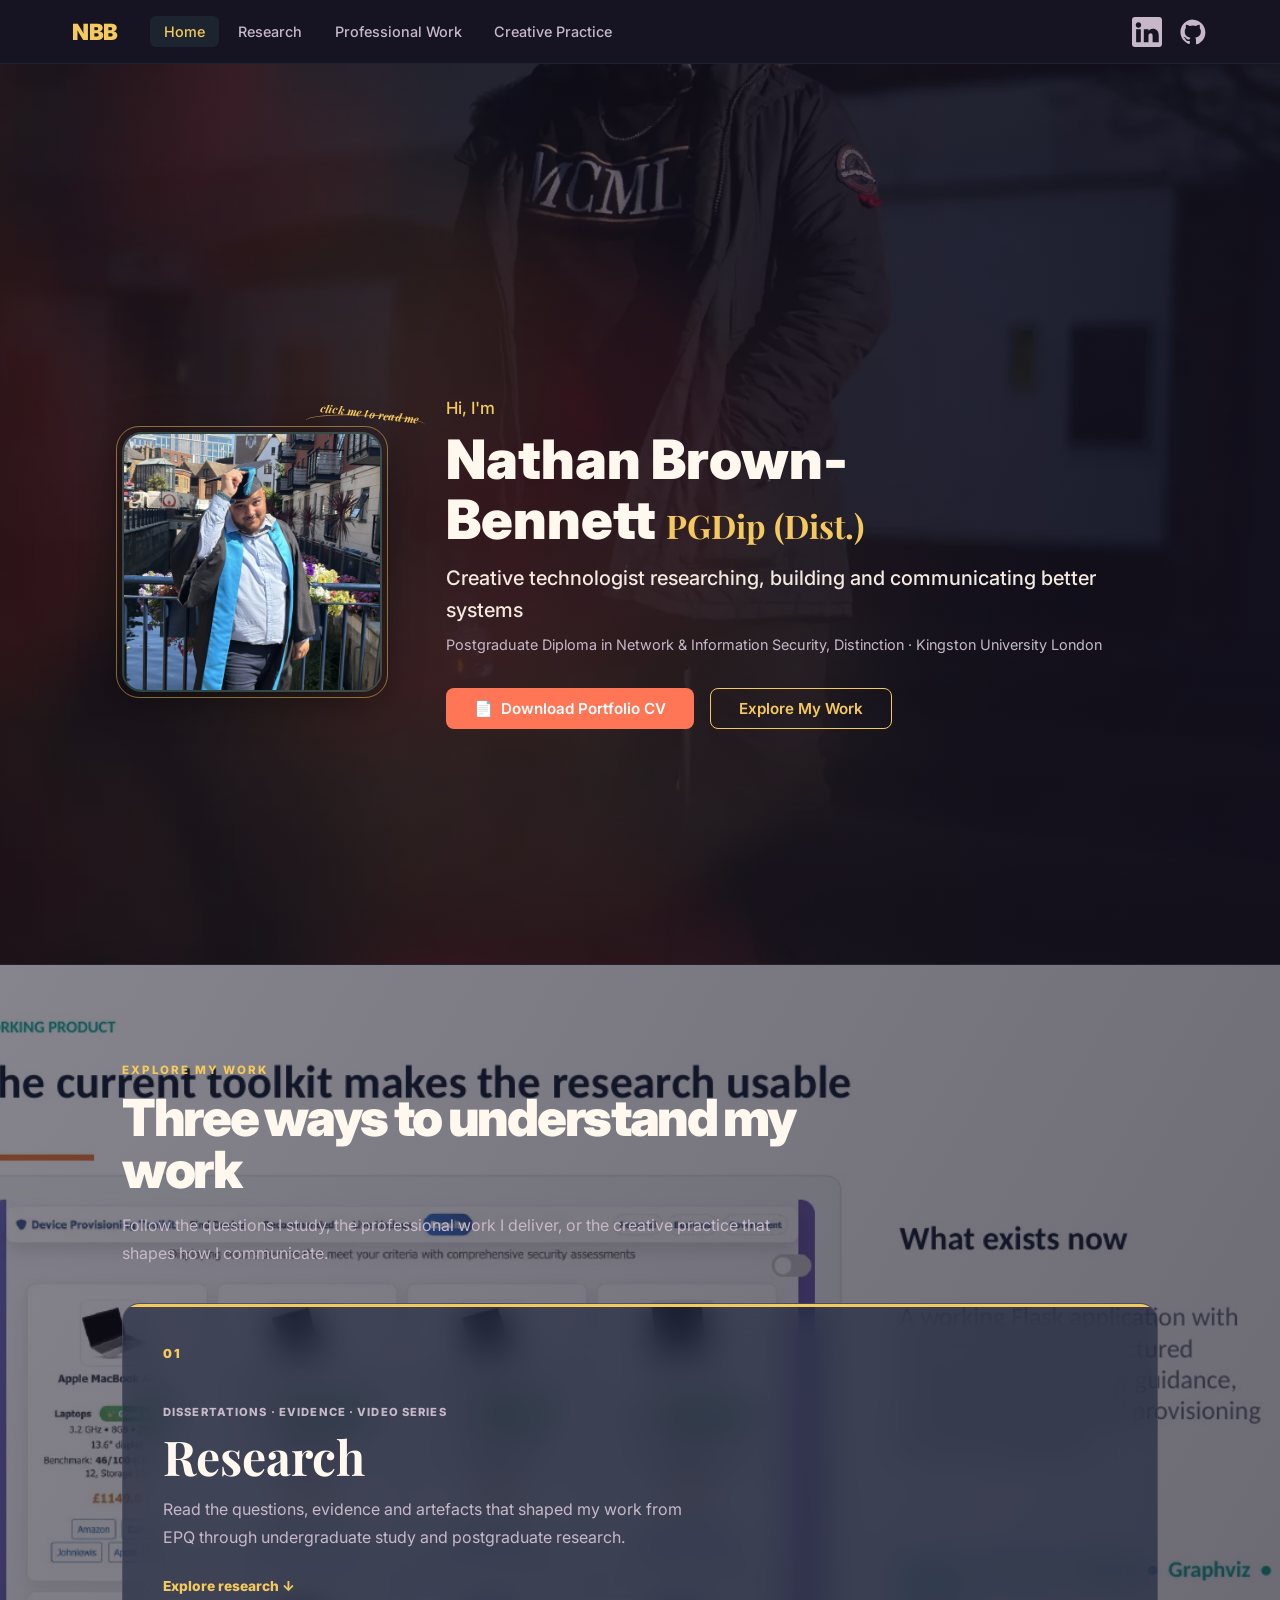
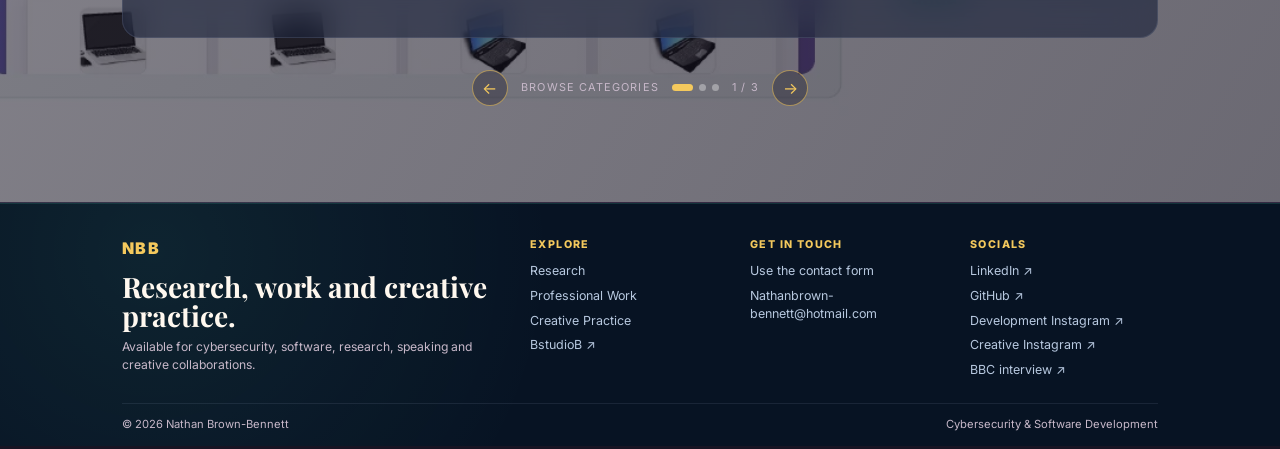
<file: index.html>
<!DOCTYPE html>
<html lang="en">
<head>
  <meta charset="UTF-8">
  <meta name="viewport" content="width=device-width, initial-scale=1.0">
  <title>Nathan Brown-Bennett — Portfolio</title>
  <meta name="description" content="Nathan Brown-Bennett is a creative technologist working across cybersecurity research, software, professional delivery and performance.">
  <meta name="theme-color" content="#0a192f">
  <meta name="referrer" content="strict-origin-when-cross-origin">
  <link rel="canonical" href="https://nathanbrownbennett.github.io/NathanBrown-Bennett/">
  <link rel="icon" href="assets/logo.svg" type="image/svg+xml">
  <link rel="manifest" href="site.webmanifest">
  <meta property="og:type" content="website">
  <meta property="og:title" content="Nathan Brown-Bennett — Research, Work &amp; Creative Practice">
  <meta property="og:description" content="Cybersecurity research, professional delivery and creative practice by Nathan Brown-Bennett.">
  <meta property="og:url" content="https://nathanbrownbennett.github.io/NathanBrown-Bennett/">
  <meta property="og:image" content="https://nathanbrownbennett.github.io/NathanBrown-Bennett/assets/projects/recent/flowcue/controller.png">
  <meta property="og:image:alt" content="FlowCue local performance controller interface">
  <meta name="twitter:card" content="summary_large_image">
  <meta name="twitter:title" content="Nathan Brown-Bennett — Cybersecurity &amp; Software Portfolio">
  <meta name="twitter:description" content="Products and systems built to make complex work simpler, safer and more useful.">
  <meta name="twitter:image" content="https://nathanbrownbennett.github.io/NathanBrown-Bennett/assets/projects/recent/flowcue/controller.png">
  <meta name="twitter:image:alt" content="FlowCue local performance controller interface">
  <script>document.documentElement.classList.add('js');</script>
  <script type="application/ld+json">
    {
      "@context": "https://schema.org",
      "@type": "Person",
      "name": "Nathan Brown-Bennett",
      "url": "https://nathanbrownbennett.github.io/NathanBrown-Bennett/",
      "jobTitle": "Cybersecurity and Software Professional",
      "alumniOf": { "@type": "CollegeOrUniversity", "name": "Kingston University London" },
      "sameAs": [
        "https://github.com/NathanBrownBennett",
        "https://www.linkedin.com/in/nathanbrown-bennett/",
        "https://www.instagram.com/nxth.b/",
        "https://www.instagram.com/n.brown02/",
        "https://bstudiob.co.uk/"
      ]
    }
  </script>
  <link rel="preconnect" href="https://fonts.googleapis.com">
  <link rel="preconnect" href="https://fonts.gstatic.com" crossorigin>
  <link href="https://fonts.googleapis.com/css2?family=Inter:wght@400;500;600;700;900&amp;family=Playfair+Display:wght@700&amp;display=swap" rel="stylesheet">
  <link rel="stylesheet" href="styles.css?v=research-fit-20260809">
</head>
<body id="top" class="home-page">
  <canvas id="matrix-bg" aria-hidden="true"></canvas>
  <div id="background-fader" aria-hidden="true"></div>

  <!-- ============================
       Navigation
       ============================ -->
  <nav id="navbar" role="navigation" aria-label="Main navigation">
    <div class="nav-container">
      <a href="#top" class="nav-logo" aria-label="Nathan Brown-Bennett — Home">NBB</a>

      <ul class="nav-links" id="nav-links" role="list">
        <li><a href="#top">Home</a></li>
        <li><a href="research.html">Research</a></li>
        <li><a href="professional-work.html">Professional Work</a></li>
        <li><a href="creative-practice.html">Creative Practice</a></li>
      </ul>

      <div class="nav-social">
        <a href="https://www.linkedin.com/in/nathanbrown-bennett/" target="_blank" rel="noopener" aria-label="LinkedIn profile" class="nav-icon-link">
          <svg viewBox="0 0 32 32" aria-hidden="true"><path d="M29 0h-26c-1.7 0-3 1.3-3 3v26c0 1.7 1.3 3 3 3h26c1.7 0 3-1.3 3-3v-26c0-1.7-1.3-3-3-3zM9.4 27h-5v-14h5v14zM6.9 11.5c-1.6 0-2.9-1.3-2.9-2.9s1.3-2.9 2.9-2.9c1.6 0 2.9 1.3 2.9 2.9s-1.3 2.9-2.9 2.9zM27 27h-5v-7c0-1.7-0.7-2.7-2.1-2.7-1.2 0-1.9 0.8-2.2 1.6-0.1 0.3-0.1 0.7-0.1 1.1v7h-5s0.1-11.4 0-14h5v2c0.7-1.1 2-2.6 4.8-2.6 3.5 0 6.1 2.3 6.1 7.2v7.4z"/></svg>
        </a>
        <a href="https://github.com/NathanBrownBennett" target="_blank" rel="noopener" aria-label="GitHub profile" class="nav-icon-link">
          <svg viewBox="0 0 32 32" aria-hidden="true"><path d="M16 2.6c-7.5 0-13.4 6-13.4 13.4 0 5.9 3.8 10.9 9.1 12.7 0.7 0.1 0.9-0.3 0.9-0.7v-2.5c-3.7 0.8-4.5-1.6-4.5-1.6-0.6-1.4-1.5-1.8-1.5-1.8-1.2-0.8 0.1-0.8 0.1-0.8 1.3 0.1 2 1.3 2 1.3 1.2 2 3.1 1.4 3.8 1.1 0.1-0.9 0.5-1.4 0.9-1.7-3-0.3-6.2-1.5-6.2-6.7 0-1.5 0.5-2.7 1.3-3.7-0.1-0.3-0.6-1.6 0.1-3.3 0 0 1.1-0.3 3.7 1.3 1.1-0.3 2.3-0.5 3.5-0.5s2.4 0.2 3.5 0.5c2.6-1.6 3.7-1.3 3.7-1.3 0.7 1.7 0.2 3 0.1 3.3 0.8 1 1.3 2.2 1.3 3.7 0 5.2-3.2 6.4-6.2 6.7 0.5 0.4 1 1.3 1 2.6v3.8c0 0.4 0.2 0.8 0.9 0.7 5.3-1.8 9.1-6.8 9.1-12.7 0-7.4-5.9-13.4-13.4-13.4z"/></svg>
        </a>
      </div>

      <button class="hamburger" id="hamburger" aria-label="Toggle navigation menu" aria-expanded="false" aria-controls="mobile-nav">
        <span></span>
        <span></span>
        <span></span>
      </button>
    </div>
  </nav>

  <!-- Mobile Navigation -->
  <nav class="mobile-nav" id="mobile-nav" aria-label="Mobile navigation" aria-hidden="true">
    <ul role="list">
      <li><a href="#top" class="mobile-nav-link">Home</a></li>
      <li><a href="research.html" class="mobile-nav-link">Research</a></li>
      <li><a href="professional-work.html" class="mobile-nav-link">Professional Work</a></li>
      <li><a href="creative-practice.html" class="mobile-nav-link">Creative Practice</a></li>
    </ul>
    <div class="mobile-nav-social">
      <a href="https://www.linkedin.com/in/nathanbrown-bennett/" target="_blank" rel="noopener" class="nav-icon-link" aria-label="LinkedIn">
        <svg viewBox="0 0 32 32" aria-hidden="true"><path d="M29 0h-26c-1.7 0-3 1.3-3 3v26c0 1.7 1.3 3 3 3h26c1.7 0 3-1.3 3-3v-26c0-1.7-1.3-3-3-3zM9.4 27h-5v-14h5v14zM6.9 11.5c-1.6 0-2.9-1.3-2.9-2.9s1.3-2.9 2.9-2.9c1.6 0 2.9 1.3 2.9 2.9s-1.3 2.9-2.9 2.9zM27 27h-5v-7c0-1.7-0.7-2.7-2.1-2.7-1.2 0-1.9 0.8-2.2 1.6-0.1 0.3-0.1 0.7-0.1 1.1v7h-5s0.1-11.4 0-14h5v2c0.7-1.1 2-2.6 4.8-2.6 3.5 0 6.1 2.3 6.1 7.2v7.4z"/></svg>
      </a>
      <a href="https://github.com/NathanBrownBennett" target="_blank" rel="noopener" class="nav-icon-link" aria-label="GitHub">
        <svg viewBox="0 0 32 32" aria-hidden="true"><path d="M16 2.6c-7.5 0-13.4 6-13.4 13.4 0 5.9 3.8 10.9 9.1 12.7 0.7 0.1 0.9-0.3 0.9-0.7v-2.5c-3.7 0.8-4.5-1.6-4.5-1.6-0.6-1.4-1.5-1.8-1.5-1.8-1.2-0.8 0.1-0.8 0.1-0.8 1.3 0.1 2 1.3 2 1.3 1.2 2 3.1 1.4 3.8 1.1 0.1-0.9 0.5-1.4 0.9-1.7-3-0.3-6.2-1.5-6.2-6.7 0-1.5 0.5-2.7 1.3-3.7-0.1-0.3-0.6-1.6 0.1-3.3 0 0 1.1-0.3 3.7 1.3 1.1-0.3 2.3-0.5 3.5-0.5s2.4 0.2 3.5 0.5c2.6-1.6 3.7-1.3 3.7-1.3 0.7 1.7 0.2 3 0.1 3.3 0.8 1 1.3 2.2 1.3 3.7 0 5.2-3.2 6.4-6.2 6.7 0.5 0.4 1 1.3 1 2.6v3.8c0 0.4 0.2 0.8 0.9 0.7 5.3-1.8 9.1-6.8 9.1-12.7 0-7.4-5.9-13.4-13.4-13.4z"/></svg>
      </a>
    </div>
  </nav>

  <main id="main-content" tabindex="-1">
    <!-- ============================
         Hero Section
         ============================ -->
    <section id="hero" class="hero-section">
      <div class="hero-content">
        <div class="hero-image-wrap fade-in">
          <button class="hero-image-trigger" id="about-trigger" type="button" aria-label="Read about Nathan Brown-Bennett">
            <img src="assets/graduation/pgdip-distinction-portrait.webp" alt="Nathan Brown-Bennett at his Kingston University London graduation" class="hero-profile-pic" width="1200" height="1600" fetchpriority="high" decoding="async" />
          </button>
          <span class="hero-image-note">click me to read me</span>
        </div>
        <div class="hero-text fade-in">
          <p class="hero-greeting">Hi, I'm</p>
          <h1>Nathan Brown-Bennett <span class="hero-qualification">PGDip (Dist.)</span></h1>
          <p class="hero-subtitle">Creative technologist researching, building and communicating better systems</p>
          <p class="hero-location">Postgraduate Diploma in Network &amp; Information Security, Distinction &middot; Kingston University London</p>
          <div class="hero-actions">
            <a href="output/pdf/Nathan-Brown-Bennett-Portfolio-CV.pdf" download class="btn btn-primary">
              <span aria-hidden="true">📄</span> Download Portfolio CV
            </a>
            <a href="#work" class="btn btn-outline">Explore My Work</a>
          </div>
        </div>
      </div>
    </section>

    <div class="about-overlay" id="about-overlay" role="dialog" aria-modal="true" aria-labelledby="about-overlay-title" aria-hidden="true">
      <div class="about-overlay-card">
        <button class="about-overlay-close" id="about-overlay-close" type="button" aria-label="Close About Me">×</button>
        <p class="projects-eyebrow">About me</p>
        <h2 id="about-overlay-title">Researcher, builder and creative technologist.</h2>
        <p>I'm Nathan Brown-Bennett, a creative technologist with a Postgraduate Diploma in Network and Information Security, awarded with Distinction by Kingston University London. I research how people and organisations make safer technology decisions, then communicate those findings through useful systems, clear writing and creative work.</p>
        <p>My practice sits between cybersecurity, software, education and performance. I am preparing to progress from the PGDip into the MSc while developing BstudioB as the company home for products and client-facing work.</p>
        <div class="about-overlay-experience">
          <h3>Experience</h3>
          <p>Security, software and operational work across organisations, education and practical business systems.</p>
          <details class="experience-disclosure">
            <summary>
              <span>Work experience</span>
              <span class="experience-disclosure-meta">
                <span class="experience-disclosure-count">5 roles · 2022–Present</span>
                <span class="experience-disclosure-state">
                  <span class="experience-state-closed">Expand</span>
                  <span class="experience-state-open">Collapse</span>
                </span>
              </span>
            </summary>
            <div class="experience-list">
              <article class="experience-item">
                <div><time datetime="2025-07">Jul 2025–Present</time><span>Intermittent</span></div>
                <div><h4>IT &amp; Administration Support</h4><p class="experience-company">GMT Electrical Services Ltd</p><p>Developed the company website and a working staff portal for timesheets, audit checks and job-card workflows, alongside email, invoicing, calls and operational coordination.</p></div>
              </article>
              <article class="experience-item">
                <div><time datetime="2025-05">May–Jun 2025</time></div>
                <div><h4>Project &amp; Creative Director, Trustee</h4><p class="experience-company">CERRF</p><p>Directed cybersecurity learning tools including Inspector and HackerGo, with responsibility across workshops, product storytelling, interface design and cross-platform delivery.</p></div>
              </article>
              <article class="experience-item">
                <div><time datetime="2025-01">Jan–Mar 2025</time></div>
                <div><h4>Student Mentor &amp; Teaching Assistant</h4><p class="experience-company">Kingston University London</p><p>Supported undergraduate labs in Splunk, Datadog, AI automation, cloud data systems and Linux-based technical work.</p></div>
              </article>
              <article class="experience-item">
                <div><time>2023–2025</time></div>
                <div><h4>Systems Engineer &amp; Data Analyst</h4><p class="experience-company">Lunarversal</p><p>Worked across monitoring, Salesforce automation, GitHub access and testing, API configuration, OAuth and token-based integrations.</p></div>
              </article>
              <article class="experience-item">
                <div><time>2022–2023</time></div>
                <div><h4>Security Engineer</h4><p class="experience-company">Xeyus Ltd</p><p>Delivered penetration-testing support, security consultancy and GDPR-focused technical work.</p></div>
              </article>
            </div>
          </details>
        </div>
        <a class="btn btn-primary" href="professional-work.html">View experience</a>
      </div>
    </div>

    <section class="section graduation-section" aria-labelledby="graduation-title">
      <div class="container">
        <article class="graduation-card fade-in">
          <figure class="graduation-image">
            <img src="assets/graduation/pgdip-distinction-ceremony.webp" alt="Nathan Brown-Bennett receiving his Postgraduate Diploma at Kingston University London's graduation ceremony" width="900" height="1600" loading="lazy" decoding="async">
          </figure>
          <div class="graduation-copy">
            <p class="projects-eyebrow">Academic milestone · 2026</p>
            <h2 id="graduation-title">Postgraduate Diploma<br>with Distinction</h2>
            <p>Graduated from Kingston University London with a Postgraduate Diploma in Network &amp; Information Security, awarded with Distinction.</p>
            <p>MyMark formed the capstone research project: investigating how provenance, media fingerprinting and accountable verification can support responses to image-based abuse and sextortion.</p>
            <a class="research-text-link" href="research.html">Explore MyMark research <span aria-hidden="true">→</span></a>
          </div>
        </article>
      </div>
    </section>

    <!-- ============================
         Work Directory
         ============================ -->
    <section id="work" class="section work-directory" aria-labelledby="work-title">
      <div class="container">
        <div class="work-directory-heading fade-in">
          <p class="projects-eyebrow">Explore my work</p>
          <h2 id="work-title">Three ways to understand my work</h2>
          <p>Follow the questions I study, the professional work I deliver, or the creative practice that shapes how I communicate.</p>
        </div>

        <div class="work-paths">
          <a class="work-path work-path-projects fade-in" href="research.html">
            <span class="work-path-number" aria-hidden="true">01</span>
            <p class="work-path-meta">Dissertations · Evidence · Video series</p>
            <h3>Research</h3>
            <p>Read the questions, evidence and artefacts that shaped my work from EPQ through undergraduate study and postgraduate research.</p>
            <span class="work-path-action">Explore research <span aria-hidden="true">↓</span></span>
          </a>

          <a class="work-path work-path-research fade-in" href="professional-work.html">
            <span class="work-path-number" aria-hidden="true">02</span>
            <p class="work-path-meta">Cybersecurity · Software · Operations</p>
            <h3>Professional Work</h3>
            <p>See the roles, capabilities and outcomes I bring to organisations, with company products now living at BstudioB.</p>
            <span class="work-path-action">View professional work <span aria-hidden="true">↓</span></span>
          </a>

          <a class="work-path work-path-creative fade-in" href="creative-practice.html">
            <span class="work-path-number" aria-hidden="true">03</span>
            <p class="work-path-meta">Music · Spoken word · Performance</p>
            <h3>Creative Practice</h3>
            <p>Explore the performances, interviews and creative projects that give my technical work its human voice.</p>
            <span class="work-path-action">View creative practice <span aria-hidden="true">↓</span></span>
          </a>
        </div>
        <div class="work-carousel-assist" aria-label="Work carousel position">
          <button type="button" class="work-carousel-control" data-work-direction="prev" aria-label="Previous work category">←</button>
          <span class="work-carousel-label">Browse categories</span>
          <div class="work-carousel-dots" role="tablist" aria-label="Choose work category"><button type="button" class="work-carousel-dot active" data-work-slide="0" role="tab" aria-label="Research" aria-selected="true"></button><button type="button" class="work-carousel-dot" data-work-slide="1" role="tab" aria-label="Professional Work" aria-selected="false"></button><button type="button" class="work-carousel-dot" data-work-slide="2" role="tab" aria-label="Creative Practice" aria-selected="false"></button></div>
          <span class="work-carousel-count">1 / 3</span>
          <button type="button" class="work-carousel-control" data-work-direction="next" aria-label="Next work category">→</button>
        </div>
      </div>
    </section>

    <!-- ============================
         Projects Section
         ============================ -->
    <section id="projects" class="section section-alt" hidden>
      <div class="container">
        <div class="projects-heading fade-in">
          <div>
            <p class="projects-eyebrow">My Projects / Portfolio 2026</p>
            <h2 class="projects-statement">Products built to<br>solve real problems</h2>
            <p class="projects-intro">Security, creative tooling, and human-centred software designed to make complex work simpler, safer, and more useful.</p>
          </div>
          <div id="recent-project-filters" class="recent-project-filters" aria-label="Filter selected work">
            <button type="button" class="recent-filter active" data-filter="All" aria-pressed="true">All work</button>
            <button type="button" class="recent-filter" data-filter="Security" aria-pressed="false">Security</button>
            <button type="button" class="recent-filter" data-filter="Creative tools" aria-pressed="false">Creative tools</button>
            <button type="button" class="recent-filter" data-filter="Developer tools" aria-pressed="false">Developer tools</button>
            <button type="button" class="recent-filter" data-filter="Experiments" aria-pressed="false">Experiments</button>
          </div>
        </div>

        <div id="featured-projects" class="recent-projects-grid fade-in" aria-live="polite"></div>

        <div class="archive-heading fade-in">
          <div>
            <p class="projects-eyebrow">More work</p>
            <h3>Project archive</h3>
          </div>
          <p>A curated selection of useful public repositories and earlier builds.</p>
        </div>
        <div id="side-project-filters" class="side-project-filters" aria-label="Filter side projects by type"></div>
        <div id="side-projects" class="side-projects-grid"></div>
        <div class="side-projects-nav">
          <button id="side-projects-next" class="btn btn-outline">Load More</button>
        </div>
        <a class="section-next-link fade-in" href="#research">
          <span>Next collection</span>
          <strong>Continue to My Research <span aria-hidden="true">↓</span></strong>
        </a>
      </div>

      <!-- Project case-study overlay — content built dynamically by script.js -->
      <div id="overlay" class="overlay case-study-overlay" role="dialog" aria-modal="true" aria-labelledby="overlay-title" aria-hidden="true">
        <div class="overlay-content" id="overlay-content"></div>
      </div>
    </section>

    <!-- ============================
         Research Notes Section
         ============================ -->
    <section id="research" class="section research-section" hidden>
      <div class="container">
        <div class="research-heading fade-in">
          <div>
            <p class="projects-eyebrow">My Research / Dissertation &amp; video series</p>
            <h2 class="projects-statement">From first questions<br>to useful products</h2>
          </div>
          <p class="research-intro">A public record of how my research developed: revisiting the evidence, correcting early assumptions, and showing how each question became something people can use.</p>
        </div>

        <article class="research-feature fade-in">
          <div class="research-visuals" aria-label="Preview of the updated A-level EPQ research presentation">
            <figure class="research-visual research-visual-primary">
              <img src="assets/research/epq-cover.webp" alt="Cover of the updated A-level cybersecurity research presentation" width="1600" height="900" loading="lazy" decoding="async">
            </figure>
            <figure class="research-visual research-visual-secondary">
              <img src="assets/research/epq-product-bridge.webp" alt="Research lineage from the A-level EPQ to the Device Provisioning Toolkit" width="1600" height="900" loading="lazy" decoding="async">
            </figure>
          </div>

          <div class="research-copy">
            <div class="research-meta">
              <span>Episode 01</span>
              <span class="research-status">Script ready</span>
              <span>12 min</span>
            </div>
            <h3>The question I asked before I knew how to ask it</h3>
            <p class="research-lede">My 2020 EPQ asked whether cybersecurity was “secure” for modern use. The new 2026 dissertation rebuilds that starting point as a complete 17-page, 9,000+ word investigation of security fields, roles, overlap, effectiveness and resilience.</p>

            <div class="research-topics" aria-label="Episode topics">
              <span>What security means</span>
              <span>Computer, IT, information &amp; cyber security</span>
              <span>Roles, overlap &amp; handoffs</span>
              <span>Current UK evidence</span>
              <span>Research-to-product lineage</span>
            </div>

            <div class="research-actions">
              <a class="btn btn-primary" href="assets/documents/a-level-epq-dissertation.pdf">Read full dissertation</a>
              <a class="btn btn-outline" href="assets/documents/a-level-epq-presentation.pdf">View episode deck</a>
              <a class="research-text-link" href="assets/documents/a-level-epq-video-transcript.pdf">Read video script <span aria-hidden="true">↗</span></a>
            </div>

            <details class="research-archive">
              <summary>Sources, editable files &amp; original submission</summary>
              <div class="research-archive-links">
                <a href="assets/documents/a-level-epq-dissertation.docx" download>Full dissertation (.docx)</a>
                <a href="assets/documents/a-level-epq-presentation.pptx" download>Editable deck (.pptx)</a>
                <a href="assets/documents/a-level-epq-video-transcript.docx" download>Video script (.docx)</a>
                <a href="assets/documents/a-level-epq-original-submission.pdf">Original 2020 submission (.pdf)</a>
              </div>
            </details>
          </div>
        </article>

        <article class="research-feature research-feature-undergrad fade-in">
          <div class="research-visuals" aria-label="Preview of the undergraduate dissertation and its working product">
            <figure class="research-visual research-visual-primary">
              <img src="assets/research/undergraduate-dissertation-cover.webp" alt="Cover of How do we decide what devices we provide, Nathan Brown-Bennett's undergraduate dissertation" width="1191" height="1684" loading="lazy" decoding="async">
            </figure>
            <figure class="research-visual research-visual-secondary">
              <img src="assets/research/undergraduate-product-evidence.webp" alt="Current Device Provisioning Toolkit showing security-assessed device results" width="1281" height="720" loading="lazy" decoding="async">
            </figure>
          </div>

          <div class="research-copy">
            <div class="research-meta">
              <span>Episode 02</span>
              <span class="research-status">Research published</span>
              <span>42 pages</span>
            </div>
            <h3>How do we decide what devices we provide?</h3>
            <p class="research-lede">My 2024 BSc dissertation examined how governments, schools, employers and consumers choose devices when security, practicality and reliability evidence is fragmented. It developed a provisioning framework and prototype that has since become a working Device Provisioning Toolkit.</p>

            <div class="research-topics" aria-label="Undergraduate dissertation topics">
              <span>Secure-by-default procurement</span>
              <span>Hardware &amp; operating-system support</span>
              <span>User needs &amp; accessibility</span>
              <span>Security guidance</span>
              <span>Decision frameworks</span>
            </div>

            <div class="research-actions">
              <a class="btn btn-primary" href="assets/documents/device-provisioning-dissertation.pdf">Read undergraduate dissertation</a>
              <a class="btn btn-outline" href="assets/documents/device-provisioning-presentation.pdf">View research deck</a>
              <a class="research-text-link" href="https://github.com/NathanBrownBennett/Dynamic-Flowchart-For-Device-Provisioning-" target="_blank" rel="noopener">Explore the working toolkit <span aria-hidden="true">↗</span></a>
            </div>

            <details class="research-archive">
              <summary>Editable presentation &amp; project evidence</summary>
              <div class="research-archive-links">
                <a href="assets/documents/device-provisioning-presentation.pptx" download>Editable research deck (.pptx)</a>
                <a href="#projects">View portfolio case study</a>
                <a href="https://github.com/NathanBrownBennett/Dynamic-Flowchart-For-Device-Provisioning-" target="_blank" rel="noopener">View source repository</a>
              </div>
            </details>
          </div>
        </article>

        <a class="section-next-link section-next-link-up fade-in" href="#projects">
          <span>Explore the products</span>
          <strong>Return to My Projects <span aria-hidden="true">↑</span></strong>
        </a>
      </div>
    </section>

    <!-- ============================
         Updates Section
         ============================ -->
    <section id="updates" class="section" hidden>
      <div class="container">
        <h2 class="section-title fade-in">Updates</h2>
        <p class="section-subtitle fade-in">Latest news, projects, and media from across my platforms.</p>
        <div class="social-grid">
          <a href="https://www.instagram.com/n.brown02/" target="_blank" rel="noopener" class="social-card instagram-card fade-in">
            <div class="social-card-icon" aria-hidden="true">📷</div>
            <div class="social-card-body">
              <h3>Instagram</h3>
              <p>@n.brown02</p>
              <span class="social-card-tag">🎵 Music &amp; Creative Content</span>
            </div>
          </a>
          <a href="https://www.instagram.com/nxth.b/" target="_blank" rel="noopener" class="social-card instagram-card fade-in">
            <div class="social-card-icon" aria-hidden="true">📷</div>
            <div class="social-card-body">
              <h3>Instagram</h3>
              <p>@nxth.b</p>
              <span class="social-card-tag">💻 Dev Updates</span>
            </div>
          </a>
          <a href="https://youtu.be/2_rwCbVFsDY?si=COd9ZLzcPHIm7auT" target="_blank" rel="noopener" class="social-card youtube-card fade-in">
            <div class="social-card-icon" aria-hidden="true">🎥</div>
            <div class="social-card-body">
              <h3>YouTube</h3>
              <p>Device Provisioning Demo</p>
              <span class="social-card-tag">▶️ Technical Walkthrough</span>
            </div>
          </a>
          <a href="https://www.croydonites.com/post/review-croydonbites" target="_blank" rel="noopener" class="social-card blog-card fade-in">
            <div class="social-card-icon" aria-hidden="true">📝</div>
            <div class="social-card-body">
              <h3>Croydonites Review</h3>
              <p>CroydonBites Feature</p>
              <span class="social-card-tag">📖 Community Feature</span>
            </div>
          </a>
          <a href="https://youtu.be/k7Oax-m1lbY" target="_blank" rel="noopener" class="social-card youtube-card fade-in">
            <div class="social-card-icon" aria-hidden="true">🎥</div>
            <div class="social-card-body">
              <h3>YouTube</h3>
              <p>Technical Project Showcase</p>
              <span class="social-card-tag">▶️ Development Insights</span>
            </div>
          </a>
          <a href="https://www.thecedarsschool.org.uk/cedars-music-concert/utm_sourcerssutm_mediumrssutm_campaigncedars-music-concert" target="_blank" rel="noopener" class="social-card school-card fade-in">
            <div class="social-card-icon" aria-hidden="true">🎵</div>
            <div class="social-card-body">
              <h3>Cedars School</h3>
              <p>Music Concert</p>
              <span class="social-card-tag">🎭 Creative Showcase</span>
            </div>
          </a>
          <a href="https://www.linkedin.com/in/nathanbrown-bennett/" target="_blank" rel="noopener" class="social-card linkedin-card fade-in">
            <div class="social-card-icon" aria-hidden="true">💼</div>
            <div class="social-card-body">
              <h3>LinkedIn</h3>
              <p>Professional Updates</p>
              <span class="social-card-tag">🔗 500+ Connections</span>
            </div>
          </a>
        </div>
      </div>
    </section>

    <!-- ============================
         Contact Section
         ============================ -->
    <div class="contact-overlay" id="contact-overlay" role="dialog" aria-modal="true" aria-labelledby="contact-overlay-title" aria-hidden="true">
      <div class="contact-overlay-card">
        <button class="contact-overlay-close" id="contact-overlay-close" type="button" aria-label="Close contact form">×</button>
      <div class="container">
        <h2 class="section-title fade-in" id="contact-overlay-title">Get in Touch</h2>
        <p class="section-subtitle fade-in">Have an opportunity, collaboration, or research question? Send the context below and I'll reply by email.</p>

        <div class="contact-layout">
          <form class="contact-form fade-in" action="https://formsubmit.co/Nathanbrown-bennett@hotmail.com" method="POST">
            <input type="hidden" name="_subject" value="New portfolio enquiry">
            <input type="hidden" name="_template" value="table">
            <input type="hidden" name="_next" value="https://nathanbrownbennett.github.io/NathanBrown-Bennett/?sent=1#contact-overlay">
            <input type="hidden" name="_url" value="https://nathanbrownbennett.github.io/NathanBrown-Bennett/#contact-overlay">
            <div class="contact-honeypot" aria-hidden="true">
              <label for="contact-company-site">Leave this field empty</label>
              <input id="contact-company-site" type="text" name="_honey" tabindex="-1" autocomplete="off">
            </div>

            <div class="contact-form-heading">
              <div>
                <p class="contact-form-kicker">Direct enquiry</p>
                <h3>Tell me what you're working on</h3>
              </div>
              <span>Usually replies within 2 working days</span>
            </div>

            <p id="contact-success" class="contact-form-status" role="status" aria-live="polite" hidden>
              Thanks — your message has been sent. I'll get back to you shortly.
            </p>

            <div class="contact-form-grid">
              <label>
                <span>Name</span>
                <input type="text" name="name" autocomplete="name" required>
              </label>
              <label>
                <span>Email</span>
                <input type="email" name="email" autocomplete="email" required>
              </label>
              <label>
                <span>Organisation <em>Optional</em></span>
                <input type="text" name="organisation" autocomplete="organization">
              </label>
              <label>
                <span>Enquiry type</span>
                <select name="enquiry_type" required>
                  <option value="" selected disabled>Select one</option>
                  <option value="Job opportunity">Job opportunity</option>
                  <option value="Project collaboration">Project collaboration</option>
                  <option value="Research">Research</option>
                  <option value="Speaking or workshop">Speaking or workshop</option>
                  <option value="Other">Other</option>
                </select>
              </label>
              <label class="contact-form-message">
                <span>Message</span>
                <textarea name="message" rows="7" minlength="20" placeholder="A little context, the outcome you're aiming for, and any useful dates." required></textarea>
              </label>
            </div>

            <div class="contact-form-footer">
              <p>Your details are used only to respond to this enquiry. Form delivery is handled by FormSubmit.</p>
              <button type="submit" class="btn btn-primary">Send enquiry</button>
            </div>
          </form>

          <aside class="contact-aside fade-in" aria-label="Other ways to connect">
            <div>
              <p class="contact-form-kicker">Elsewhere</p>
              <h3>Prefer another channel?</h3>
              <p>Use LinkedIn for professional introductions or GitHub for project-specific discussion.</p>
            </div>
            <div class="contact-grid">
              <a href="mailto:Nathanbrown-bennett@hotmail.com" class="contact-card">
                <div>
                  <h3>Email</h3>
                  <p>Nathanbrown-bennett@hotmail.com</p>
                </div>
                <span aria-hidden="true">↗</span>
              </a>
              <a href="https://www.linkedin.com/in/nathanbrown-bennett/" target="_blank" rel="noopener" class="contact-card">
                <div>
                  <h3>LinkedIn</h3>
                  <p>Connect professionally</p>
                </div>
                <span aria-hidden="true">↗</span>
              </a>
              <a href="https://github.com/NathanBrownBennett" target="_blank" rel="noopener" class="contact-card">
                <div>
                  <h3>GitHub</h3>
                  <p>Discuss a repository</p>
                </div>
                <span aria-hidden="true">↗</span>
              </a>
            </div>
            <p class="contact-privacy-note">Phone number and residential address are available privately on request.</p>
          </aside>
        </div>
      </div>
      </div>
    </div>
  </main>

  <footer class="site-footer">
    <div class="container">
      <div class="footer-grid">
        <div class="footer-intro">
          <a class="footer-logo" href="#top">NBB</a>
          <h2>Research, work and creative practice.</h2>
          <p>Available for cybersecurity, software, research, speaking and creative collaborations.</p>
        </div>
        <div class="footer-column">
          <p class="footer-label">Explore</p>
          <a href="research.html">Research</a>
          <a href="professional-work.html">Professional Work</a>
          <a href="creative-practice.html">Creative Practice</a>
          <a href="https://bstudiob.co.uk/" target="_blank" rel="noopener">BstudioB <span aria-hidden="true">↗</span></a>
        </div>
        <div class="footer-column">
          <p class="footer-label">Get in touch</p>
          <a href="#contact-overlay" data-open-contact>Use the contact form</a>
          <a href="mailto:Nathanbrown-bennett@hotmail.com">Nathanbrown-bennett@hotmail.com</a>
        </div>
        <div class="footer-column footer-socials">
          <p class="footer-label">Socials</p>
          <a href="https://www.linkedin.com/in/nathanbrown-bennett/" target="_blank" rel="noopener">LinkedIn <span aria-hidden="true">↗</span></a>
          <a href="https://github.com/NathanBrownBennett" target="_blank" rel="noopener">GitHub <span aria-hidden="true">↗</span></a>
          <a href="https://www.instagram.com/nxth.b/" target="_blank" rel="noopener">Development Instagram <span aria-hidden="true">↗</span></a>
          <a href="https://www.instagram.com/n.brown02/" target="_blank" rel="noopener">Creative Instagram <span aria-hidden="true">↗</span></a>
          <a href="https://youtu.be/M8S9Bp2-tac?is=MH3le7gIQFulHeWW" target="_blank" rel="noopener">BBC interview <span aria-hidden="true">↗</span></a>
        </div>
      </div>
      <div class="footer-bottom">
        <p>&copy; 2026 Nathan Brown-Bennett</p>
        <p>Cybersecurity &amp; Software Development</p>
      </div>
    </div>
  </footer>

  <a class="back-to-top" id="back-to-top" href="#top" aria-label="Back to top">
    <span aria-hidden="true">↑</span>
  </a>

  <script src="script.js"></script>
  <script src="matrix-bg.js"></script>
</body>
</html>
</file>
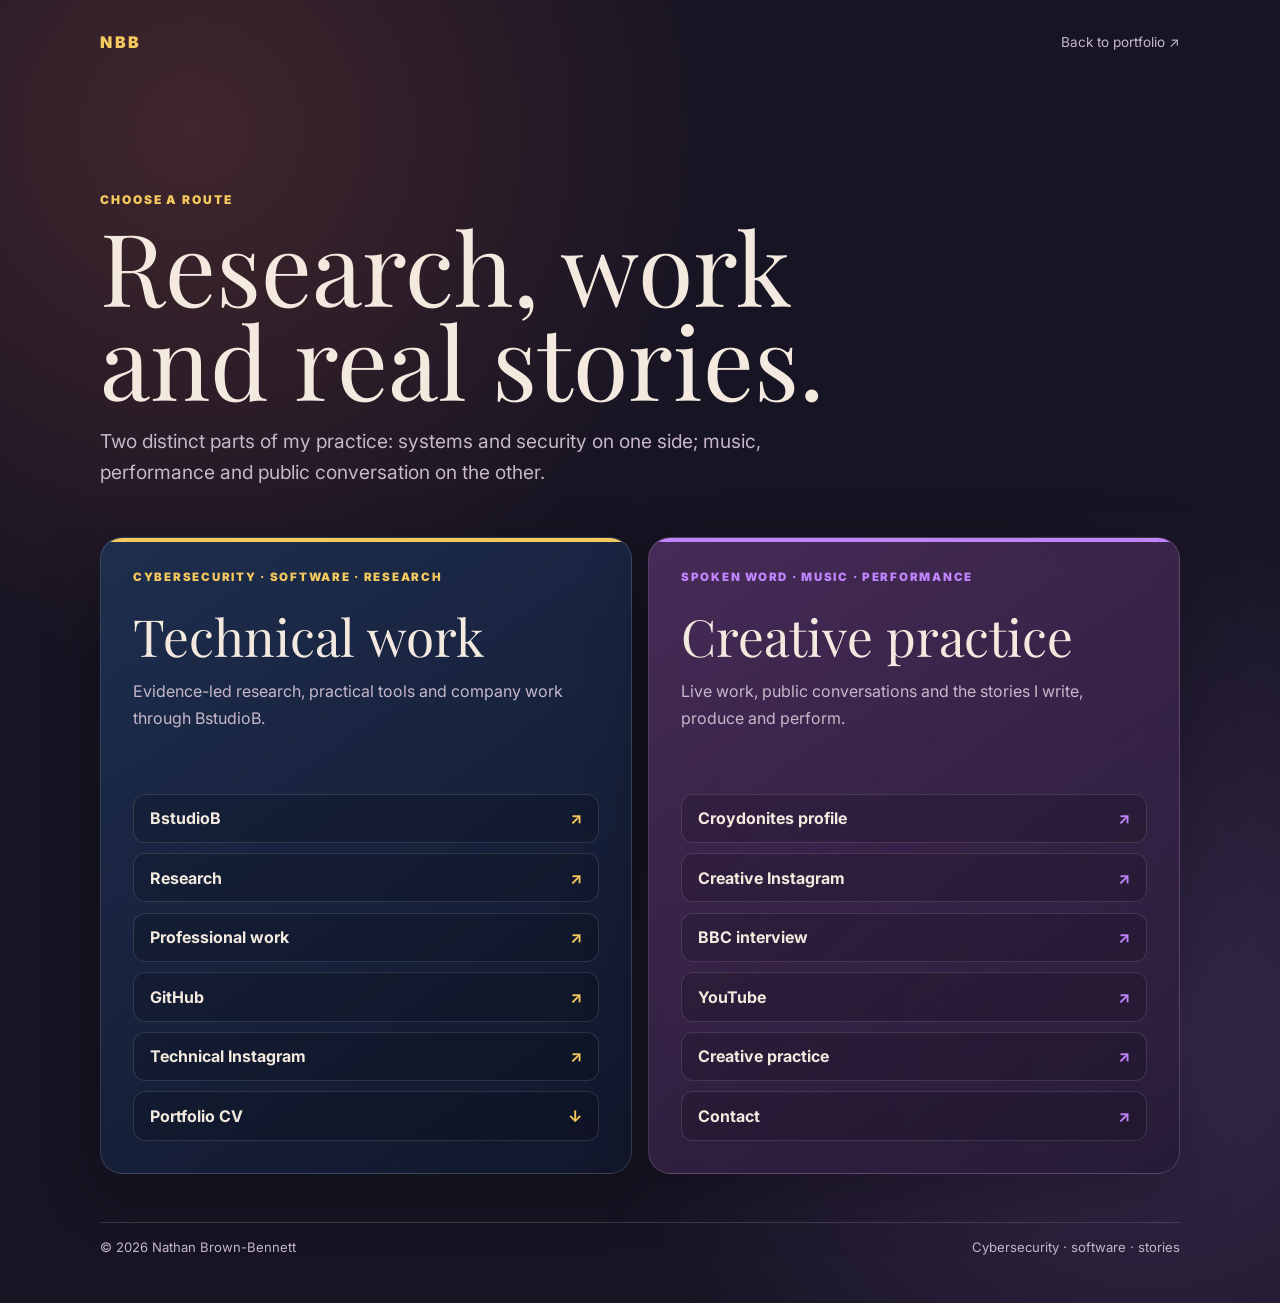
<file: links.html>
<!doctype html>
<html lang="en">
<head>
  <meta charset="utf-8">
  <meta name="viewport" content="width=device-width, initial-scale=1">
  <title>Nathan Brown-Bennett — Links</title>
  <meta name="description" content="Technical and creative links for Nathan Brown-Bennett.">
  <meta name="theme-color" content="#171423">
  <link rel="icon" href="assets/logo.svg" type="image/svg+xml">
  <link rel="canonical" href="https://nathanbrownbennett.github.io/NathanBrown-Bennett/links.html">
  <link rel="preconnect" href="https://fonts.googleapis.com">
  <link rel="preconnect" href="https://fonts.gstatic.com" crossorigin>
  <link href="https://fonts.googleapis.com/css2?family=Inter:wght@400;600;700;900&amp;family=Playfair+Display:wght@700&amp;display=swap" rel="stylesheet">
  <style>
    :root{color-scheme:dark;--bg:#171423;--text:#f3e9df;--muted:#c7b8c9;--yellow:#f4c95d;--coral:#ff7657;--violet:#c084fc;--line:rgba(255,255,255,.14)}
    *{box-sizing:border-box}body{margin:0;min-height:100vh;background:radial-gradient(circle at 15% 10%,rgba(255,118,87,.18),transparent 34rem),radial-gradient(circle at 90% 80%,rgba(192,132,252,.18),transparent 34rem),var(--bg);color:var(--text);font-family:Inter,system-ui,sans-serif}a{color:inherit;text-decoration:none}.links-shell{width:min(1080px,calc(100% - 2rem));margin:0 auto;padding:2rem 0 3rem}.links-top{display:flex;align-items:center;justify-content:space-between;gap:1rem}.brand{color:var(--yellow);font-weight:900;letter-spacing:.16em}.back{color:var(--muted);font-size:.85rem}.back:hover{color:var(--yellow)}header{padding:clamp(4rem,12vw,8rem) 0 3rem;max-width:760px}header p{color:var(--yellow);font-size:.75rem;font-weight:900;letter-spacing:.16em;text-transform:uppercase}h1{font:clamp(3rem,8vw,6.3rem)/.93 'Playfair Display',Georgia,serif;margin:.7rem 0 1.2rem}header .lede{color:var(--muted);font-size:clamp(1rem,2vw,1.2rem);line-height:1.65;max-width:42rem}.route-grid{display:grid;grid-template-columns:repeat(2,minmax(0,1fr));gap:1rem}.route{position:relative;overflow:hidden;min-height:420px;padding:2rem;border:1px solid var(--line);border-radius:1.4rem;background:linear-gradient(145deg,rgba(30,49,83,.9),rgba(17,24,46,.78));backdrop-filter:blur(16px);box-shadow:0 18px 60px rgba(0,0,0,.25)}.route::before{content:"";position:absolute;inset:0 0 auto;height:4px;background:var(--route-accent)}.route.creative{--route-accent:var(--violet);background:linear-gradient(145deg,rgba(77,46,94,.9),rgba(36,26,52,.78))}.route.technical{--route-accent:var(--yellow)}.route-kicker{color:var(--route-accent);font-size:.72rem;font-weight:900;letter-spacing:.15em;text-transform:uppercase}.route h2{font:clamp(2.1rem,4vw,3.6rem)/1 'Playfair Display',Georgia,serif;margin:1.7rem 0 1rem}.route p{color:var(--muted);line-height:1.65;min-height:5.2rem}.route-links{display:grid;gap:.65rem;margin-top:2rem}.route-links a{display:flex;justify-content:space-between;gap:1rem;padding:.85rem 1rem;border:1px solid rgba(255,255,255,.12);border-radius:.75rem;background:rgba(0,0,0,.16);font-weight:700}.route-links a:hover{border-color:var(--route-accent);transform:translateX(3px)}.route-links span{color:var(--route-accent)}footer{display:flex;justify-content:space-between;gap:1rem;border-top:1px solid var(--line);margin-top:3rem;padding-top:1rem;color:var(--muted);font-size:.82rem}@media(max-width:720px){.links-shell{width:min(100% - 1.25rem,560px);padding-top:1.25rem}header{padding:4rem 0 2rem}.route-grid{grid-template-columns:1fr}.route{min-height:0;padding:1.5rem}.route p{min-height:0}.route-links{margin-top:1.4rem}footer{display:block;line-height:1.6}}
  </style>
</head>
<body>
  <div class="links-shell">
    <div class="links-top"><a class="brand" href="index.html">NBB</a><a class="back" href="index.html">Back to portfolio ↗</a></div>
    <header><p>Choose a route</p><h1>Research, work and real stories.</h1><div class="lede">Two distinct parts of my practice: systems and security on one side; music, performance and public conversation on the other.</div></header>
    <main class="route-grid">
      <section class="route technical" aria-labelledby="technical-title"><div class="route-kicker">Cybersecurity · software · research</div><h2 id="technical-title">Technical work</h2><p>Evidence-led research, practical tools and company work through BstudioB.</p><div class="route-links"><a href="https://bstudiob.co.uk/" target="_blank" rel="noopener">BstudioB <span>↗</span></a><a href="research.html">Research <span>↗</span></a><a href="professional-work.html">Professional work <span>↗</span></a><a href="https://github.com/NathanBrownBennett" target="_blank" rel="noopener">GitHub <span>↗</span></a><a href="https://www.instagram.com/nxth.b/" target="_blank" rel="noopener">Technical Instagram <span>↗</span></a><a href="output/pdf/Nathan-Brown-Bennett-Portfolio-CV.pdf">Portfolio CV <span>↓</span></a></div></section>
      <section class="route creative" aria-labelledby="creative-title"><div class="route-kicker">Spoken word · music · performance</div><h2 id="creative-title">Creative practice</h2><p>Live work, public conversations and the stories I write, produce and perform.</p><div class="route-links"><a href="https://www.croydonites.com/programme/nathan-brown-bennett" target="_blank" rel="noopener">Croydonites profile <span>↗</span></a><a href="https://www.instagram.com/n.brown02/" target="_blank" rel="noopener">Creative Instagram <span>↗</span></a><a href="https://youtu.be/M8S9Bp2-tac?is=MH3le7gIQFulHeWW" target="_blank" rel="noopener">BBC interview <span>↗</span></a><a href="https://youtu.be/2_rwCbVFsDY?si=COd9ZLzcPHIm7auT" target="_blank" rel="noopener">YouTube <span>↗</span></a><a href="creative-practice.html">Creative practice <span>↗</span></a><a href="index.html#contact">Contact <span>↗</span></a></div></section>
    </main>
    <footer><span>© 2026 Nathan Brown-Bennett</span><span>Cybersecurity · software · stories</span></footer>
  </div>
</body>
</html>
</file>
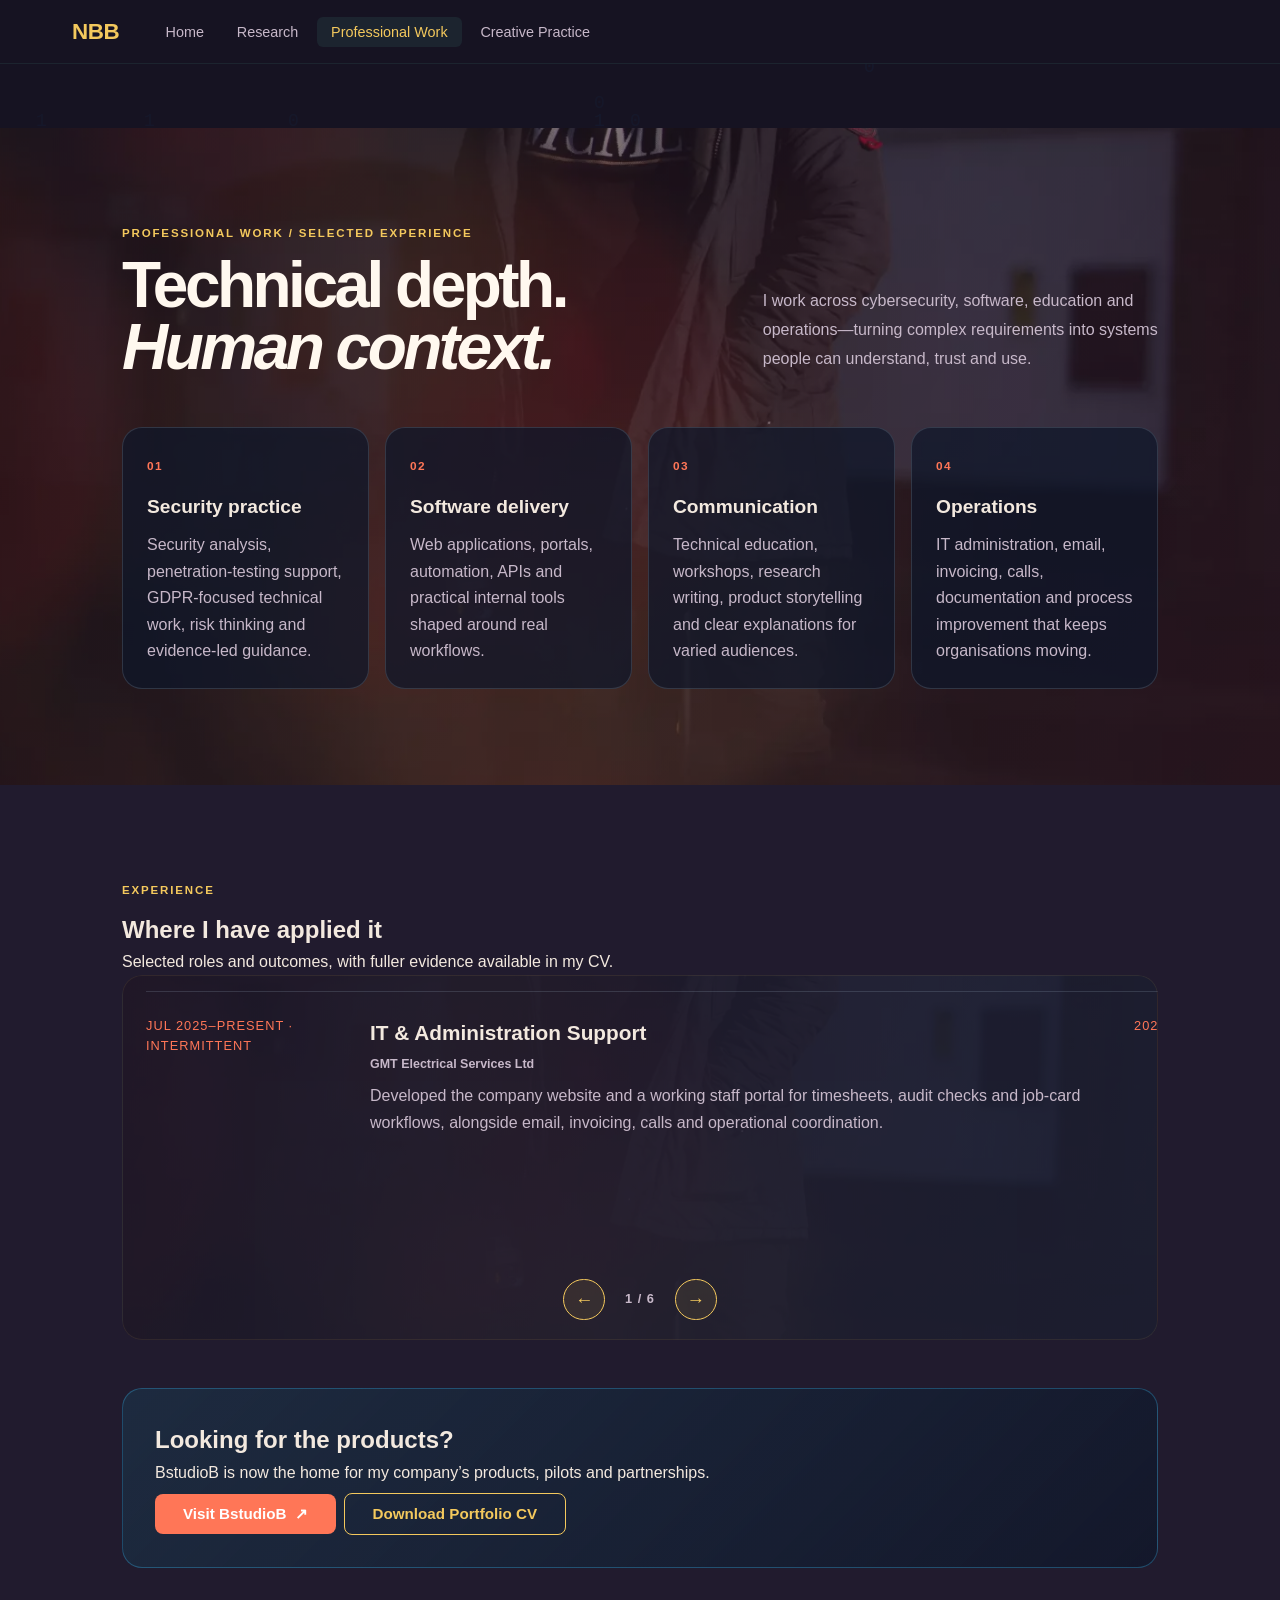
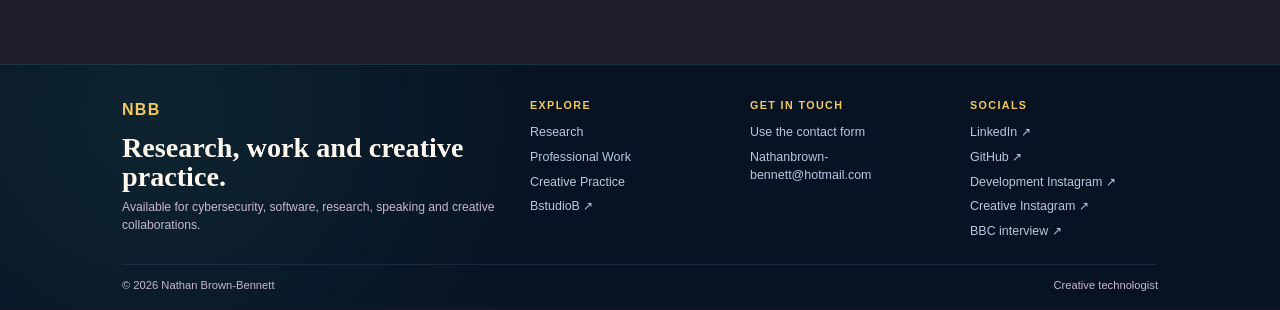
<file: professional-work.html>
<!DOCTYPE html>
<html lang="en">
<head>
  <meta charset="UTF-8">
  <meta name="viewport" content="width=device-width, initial-scale=1.0">
  <title>Professional Work — Nathan Brown-Bennett</title>
  <meta name="description" content="Nathan Brown-Bennett's professional experience across cybersecurity, software, education, operations and product delivery.">
  <meta name="theme-color" content="#0a192f">
  <link rel="canonical" href="https://nathanbrownbennett.github.io/NathanBrown-Bennett/professional-work.html">
  <link rel="icon" href="assets/logo.svg" type="image/svg+xml">
  <link rel="stylesheet" href="styles.css?v=research-fit-20260809">
</head>
<body id="top">
  <canvas id="matrix-bg" aria-hidden="true"></canvas><div id="background-fader" aria-hidden="true"></div>
  <nav id="navbar" role="navigation" aria-label="Main navigation"><div class="nav-container">
    <a href="index.html" class="nav-logo" aria-label="Nathan Brown-Bennett — Home">NBB</a>
    <ul class="nav-links" role="list"><li><a href="index.html">Home</a></li><li><a href="research.html">Research</a></li><li><a href="professional-work.html" aria-current="page">Professional Work</a></li><li><a href="creative-practice.html">Creative Practice</a></li></ul>
    <button class="hamburger" id="hamburger" aria-label="Toggle navigation menu" aria-expanded="false" aria-controls="mobile-nav"><span></span><span></span><span></span></button>
  </div></nav>
  <nav class="mobile-nav" id="mobile-nav" aria-label="Mobile navigation" aria-hidden="true"><ul role="list"><li><a href="index.html" class="mobile-nav-link">Home</a></li><li><a href="research.html" class="mobile-nav-link">Research</a></li><li><a href="professional-work.html" class="mobile-nav-link" aria-current="page">Professional Work</a></li><li><a href="creative-practice.html" class="mobile-nav-link">Creative Practice</a></li></ul></nav>
  <main id="main-content" class="standalone-main" tabindex="-1">
    <section class="section professional-hero"><div class="container"><div class="research-heading fade-in"><div><p class="projects-eyebrow">Professional work / Selected experience</p><h1 class="projects-statement">Technical depth.<br><em>Human context.</em></h1></div><p class="research-intro">I work across cybersecurity, software, education and operations—turning complex requirements into systems people can understand, trust and use.</p></div>
      <div class="capability-grid"><article class="capability-card fade-in"><span>01</span><h2>Security practice</h2><p>Security analysis, penetration-testing support, GDPR-focused technical work, risk thinking and evidence-led guidance.</p></article><article class="capability-card fade-in"><span>02</span><h2>Software delivery</h2><p>Web applications, portals, automation, APIs and practical internal tools shaped around real workflows.</p></article><article class="capability-card fade-in"><span>03</span><h2>Communication</h2><p>Technical education, workshops, research writing, product storytelling and clear explanations for varied audiences.</p></article><article class="capability-card fade-in"><span>04</span><h2>Operations</h2><p>IT administration, email, invoicing, calls, documentation and process improvement that keeps organisations moving.</p></article></div>
    </div></section>
    <section class="section section-alt"><div class="container"><div class="section-heading fade-in"><div><p class="projects-eyebrow">Experience</p><h2>Where I have applied it</h2></div><p>Selected roles and outcomes, with fuller evidence available in my CV.</p></div>
      <div class="professional-carousel" role="region" aria-label="Professional experience carousel"><div class="professional-timeline">
        <article class="professional-role fade-in"><time>Jul 2025–Present · intermittent</time><div><h3>IT &amp; Administration Support</h3><p class="experience-company">GMT Electrical Services Ltd</p><p>Developed the company website and a working staff portal for timesheets, audit checks and job-card workflows, alongside email, invoicing, calls and operational coordination.</p></div></article>
        <article class="professional-role fade-in"><time>2025</time><div><h3>Founder / Product Studio</h3><p class="experience-company">BstudioB</p><p>Founded an independent UK product studio to take useful software from problem discovery and research into focused releases, pilots and partnerships.</p><a class="research-text-link" href="https://bstudiob.co.uk/" target="_blank" rel="noopener">Explore BstudioB <span aria-hidden="true">↗</span></a></div></article>
        <article class="professional-role fade-in"><time>May–Jun 2025</time><div><h3>Project &amp; Creative Director, Trustee</h3><p class="experience-company">CERRF</p><p>Directed cybersecurity learning tools including Inspector and HackerGo, with responsibility across workshops, product storytelling, interface design and cross-platform delivery.</p></div></article>
        <article class="professional-role fade-in"><time>Jan–Mar 2025</time><div><h3>Student Mentor &amp; Teaching Assistant</h3><p class="experience-company">Kingston University London</p><p>Supported undergraduate labs in Splunk, Datadog, AI automation, cloud data systems and Linux-based technical work.</p></div></article>
        <article class="professional-role fade-in"><time>2023–2025</time><div><h3>Systems Engineer &amp; Data Analyst</h3><p class="experience-company">Lunarversal</p><p>Worked across monitoring, Salesforce automation, GitHub access and testing, API configuration, OAuth and token-based integrations.</p></div></article>
        <article class="professional-role fade-in"><time>2022–2023</time><div><h3>Security Engineer</h3><p class="experience-company">Xeyus Ltd</p><p>Delivered penetration-testing support, security consultancy and GDPR-focused technical work.</p></div></article>
      </div><div class="professional-carousel-controls"><button type="button" class="carousel-control" data-prof-prev aria-label="Previous role">←</button><span class="professional-position" aria-live="polite">1 / 6</span><button type="button" class="carousel-control" data-prof-next aria-label="Next role">→</button></div></div>
      <div class="professional-cta fade-in"><h2>Looking for the products?</h2><p>BstudioB is now the home for my company’s products, pilots and partnerships.</p><a class="btn btn-primary" href="https://bstudiob.co.uk/" target="_blank" rel="noopener">Visit BstudioB <span aria-hidden="true">↗</span></a><a class="btn btn-outline" href="output/pdf/Nathan-Brown-Bennett-Portfolio-CV.pdf" download>Download Portfolio CV</a></div>
    </div></section>
  </main>
  <footer class="site-footer"><div class="container"><div class="footer-grid"><div class="footer-intro"><a class="footer-logo" href="index.html">NBB</a><h2>Research, work and creative practice.</h2><p>Available for cybersecurity, software, research, speaking and creative collaborations.</p></div><div class="footer-column"><p class="footer-label">Explore</p><a href="research.html">Research</a><a href="professional-work.html" aria-current="page">Professional Work</a><a href="creative-practice.html">Creative Practice</a><a href="https://bstudiob.co.uk/" target="_blank" rel="noopener">BstudioB ↗</a></div><div class="footer-column"><p class="footer-label">Get in touch</p><a href="index.html#contact-overlay">Use the contact form</a><a href="mailto:Nathanbrown-bennett@hotmail.com">Nathanbrown-bennett@hotmail.com</a></div><div class="footer-column footer-socials"><p class="footer-label">Socials</p><a href="https://www.linkedin.com/in/nathanbrown-bennett/" target="_blank" rel="noopener">LinkedIn ↗</a><a href="https://github.com/NathanBrownBennett" target="_blank" rel="noopener">GitHub ↗</a><a href="https://www.instagram.com/nxth.b/" target="_blank" rel="noopener">Development Instagram ↗</a><a href="https://www.instagram.com/n.brown02/" target="_blank" rel="noopener">Creative Instagram ↗</a><a href="https://youtu.be/M8S9Bp2-tac?is=MH3le7gIQFulHeWW" target="_blank" rel="noopener">BBC interview ↗</a></div></div><div class="footer-bottom"><p>&copy; 2026 Nathan Brown-Bennett</p><p>Creative technologist</p></div></div></footer>
  <a class="back-to-top" href="#top" aria-label="Back to top"><span aria-hidden="true">↑</span></a><script src="script.js"></script><script src="matrix-bg.js"></script>
</body></html>
</file>
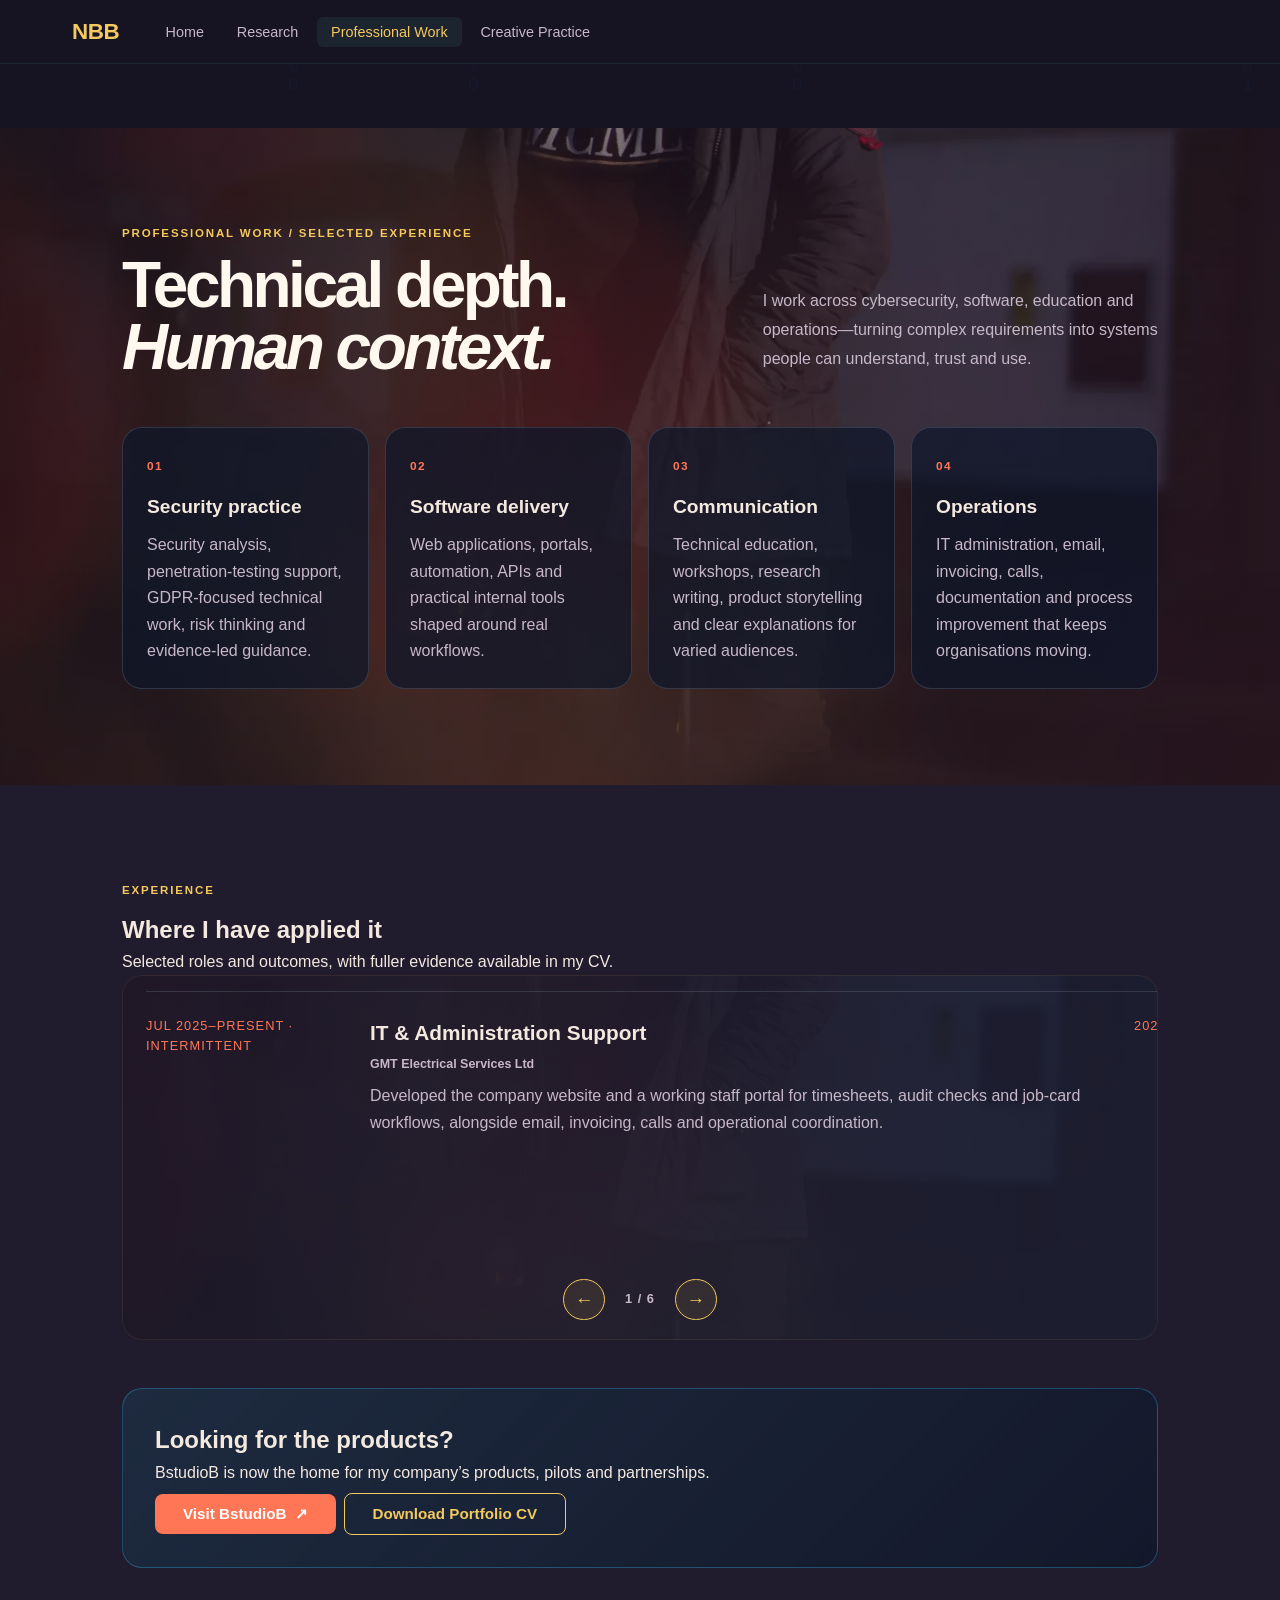
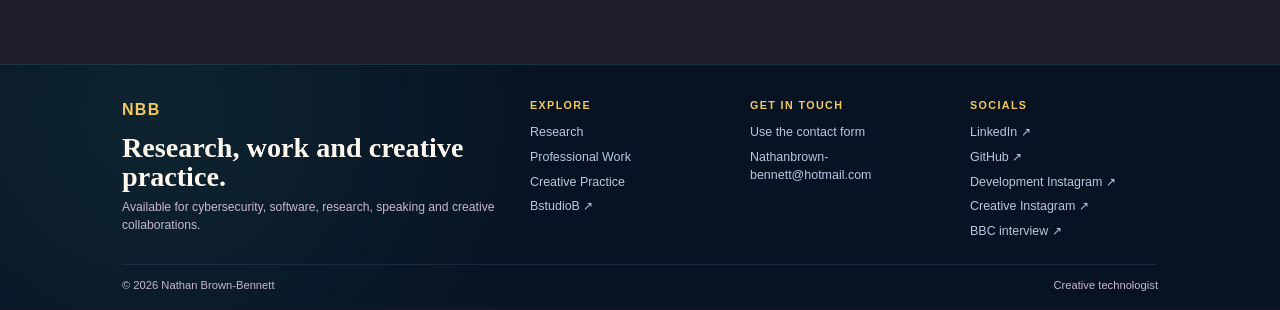
<file: projects.html>
<!doctype html>
<html lang="en"><head><meta charset="utf-8"><meta name="viewport" content="width=device-width, initial-scale=1"><meta http-equiv="refresh" content="0;url=professional-work.html"><link rel="canonical" href="https://nathanbrownbennett.github.io/NathanBrown-Bennett/professional-work.html"><title>Professional Work — Nathan Brown-Bennett</title></head><body><p>This page has moved to <a href="professional-work.html">Professional Work</a>.</p><script>window.location.replace('professional-work.html');</script></body></html>
</file>
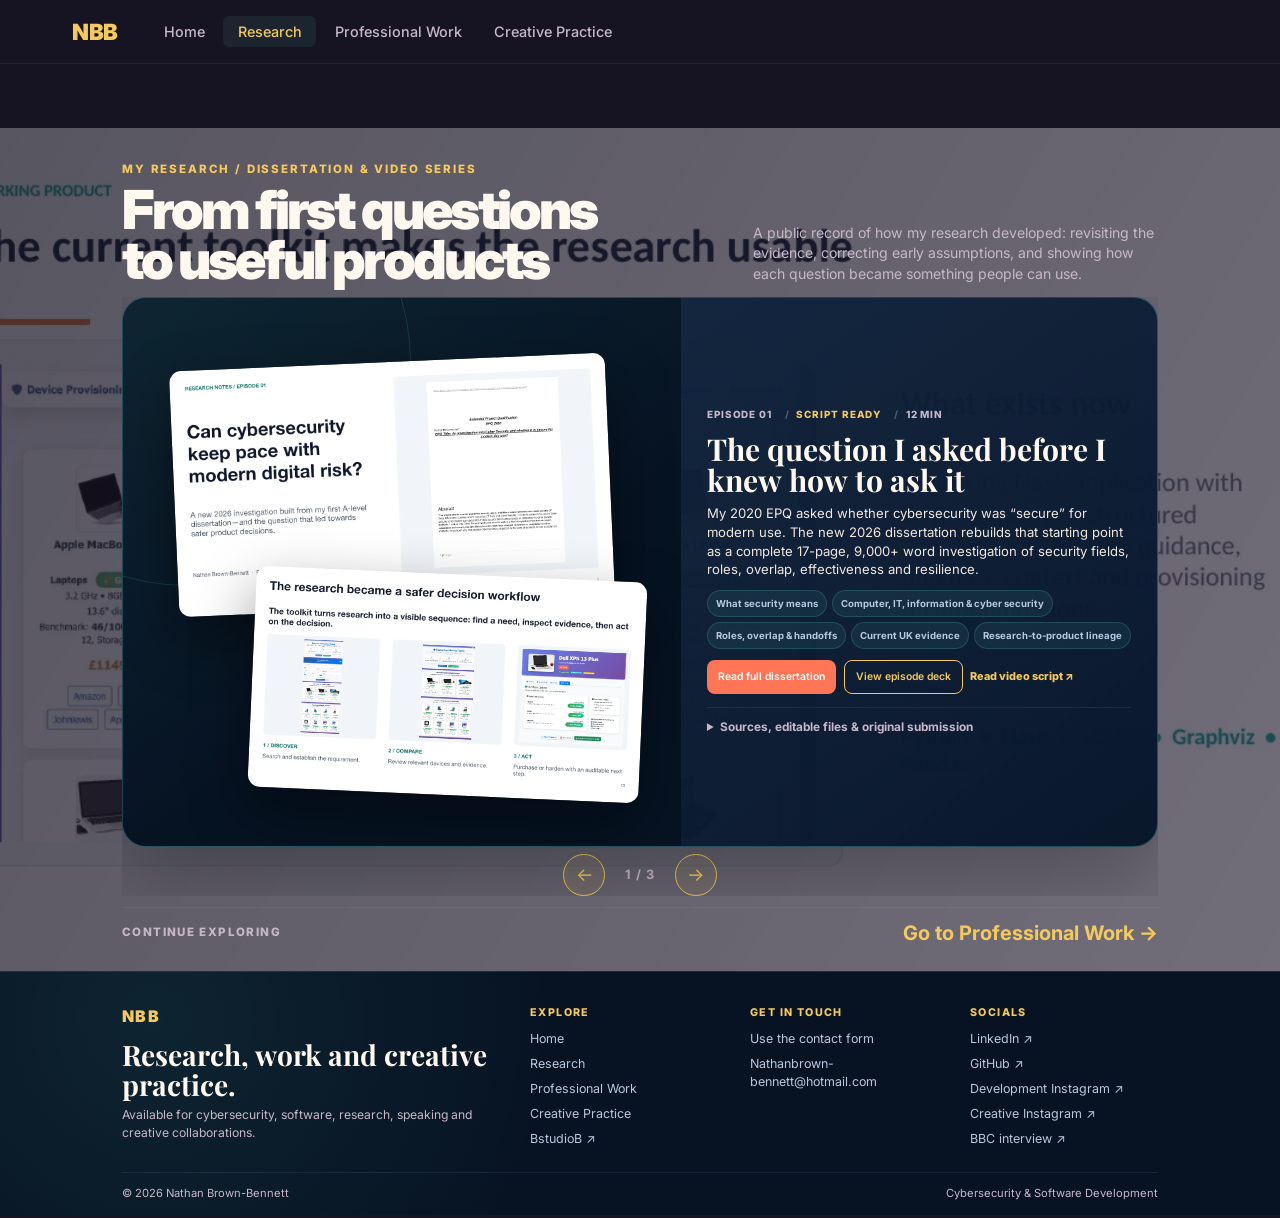
<file: research.html>
<!DOCTYPE html>
<html lang="en">
<head>
  <meta charset="UTF-8">
  <meta name="viewport" content="width=device-width, initial-scale=1.0">
  <title>My Research — Nathan Brown-Bennett</title>
  <meta name="description" content="Nathan Brown-Bennett's research series, dissertations, presentations and evidence showing how cybersecurity questions developed into useful products.">
  <meta name="theme-color" content="#0a192f">
  <meta name="referrer" content="strict-origin-when-cross-origin">
  <link rel="canonical" href="https://nathanbrownbennett.github.io/NathanBrown-Bennett/research.html">
  <link rel="icon" href="assets/logo.svg" type="image/svg+xml">
  <link rel="manifest" href="site.webmanifest">
  <meta property="og:type" content="website">
  <meta property="og:title" content="My Research — Nathan Brown-Bennett">
  <meta property="og:description" content="From first research questions to practical security products.">
  <meta property="og:url" content="https://nathanbrownbennett.github.io/NathanBrown-Bennett/research.html">
  <meta property="og:image" content="https://nathanbrownbennett.github.io/NathanBrown-Bennett/assets/research/undergraduate-product-evidence.webp">
  <meta name="twitter:card" content="summary_large_image">
  <script>document.documentElement.classList.add('js');</script>
  <link rel="preconnect" href="https://fonts.googleapis.com">
  <link rel="preconnect" href="https://fonts.gstatic.com" crossorigin>
  <link href="https://fonts.googleapis.com/css2?family=Inter:wght@400;500;600;700;900&amp;family=Playfair+Display:wght@700&amp;display=swap" rel="stylesheet">
  <link rel="stylesheet" href="styles.css?v=research-fit-20260809">
</head>
<body id="top">
  <canvas id="matrix-bg" aria-hidden="true"></canvas>
  <div id="background-fader" aria-hidden="true"></div>

  <nav id="navbar" role="navigation" aria-label="Main navigation">
    <div class="nav-container">
      <a href="index.html" class="nav-logo" aria-label="Nathan Brown-Bennett — Home">NBB</a>
      <ul class="nav-links" id="nav-links" role="list">
        <li><a href="index.html">Home</a></li>
        <li><a href="research.html" aria-current="page">Research</a></li>
        <li><a href="professional-work.html">Professional Work</a></li>
        <li><a href="creative-practice.html">Creative Practice</a></li>
      </ul>
      <button class="hamburger" id="hamburger" aria-label="Toggle navigation menu" aria-expanded="false" aria-controls="mobile-nav">
        <span></span>
        <span></span>
        <span></span>
      </button>
    </div>
  </nav>

  <nav class="mobile-nav" id="mobile-nav" aria-label="Mobile navigation" aria-hidden="true">
    <ul role="list">
      <li><a href="index.html" class="mobile-nav-link">Home</a></li>
      <li><a href="research.html" class="mobile-nav-link" aria-current="page">Research</a></li>
      <li><a href="professional-work.html" class="mobile-nav-link">Professional Work</a></li>
      <li><a href="creative-practice.html" class="mobile-nav-link">Creative Practice</a></li>
    </ul>
  </nav>

  <main id="main-content" class="standalone-main" tabindex="-1">
    <section id="research" class="section research-section">
      <div class="container">
        <div class="research-heading fade-in">
          <div>
            <p class="projects-eyebrow">My Research / Dissertation &amp; video series</p>
            <h1 class="projects-statement">From first questions<br>to useful products</h1>
          </div>
          <p class="research-intro">A public record of how my research developed: revisiting the evidence, correcting early assumptions, and showing how each question became something people can use.</p>
        </div>

        <div class="research-carousel" role="region" aria-label="Research projects carousel">
          <div class="research-carousel-track">
        <article class="research-feature fade-in">
          <div class="research-visuals" aria-label="Preview of the updated A-level EPQ research presentation">
            <figure class="research-visual research-visual-primary">
              <img src="assets/research/epq-cover.webp" alt="Cover of the updated A-level cybersecurity research presentation" width="1600" height="900" loading="lazy" decoding="async">
            </figure>
            <figure class="research-visual research-visual-secondary">
              <img src="assets/research/epq-product-bridge.webp" alt="Research lineage from the A-level EPQ to the Device Provisioning Toolkit" width="1600" height="900" loading="lazy" decoding="async">
            </figure>
          </div>

          <div class="research-copy">
            <div class="research-meta">
              <span>Episode 01</span>
              <span class="research-status">Script ready</span>
              <span>12 min</span>
            </div>
            <h2>The question I asked before I knew how to ask it</h2>
            <p class="research-lede">My 2020 EPQ asked whether cybersecurity was “secure” for modern use. The new 2026 dissertation rebuilds that starting point as a complete 17-page, 9,000+ word investigation of security fields, roles, overlap, effectiveness and resilience.</p>

            <div class="research-topics" aria-label="Episode topics">
              <span>What security means</span>
              <span>Computer, IT, information &amp; cyber security</span>
              <span>Roles, overlap &amp; handoffs</span>
              <span>Current UK evidence</span>
              <span>Research-to-product lineage</span>
            </div>

            <div class="research-actions">
              <a class="btn btn-primary" href="assets/documents/a-level-epq-dissertation.pdf">Read full dissertation</a>
              <a class="btn btn-outline" href="assets/documents/a-level-epq-presentation.pdf">View episode deck</a>
              <a class="research-text-link" href="assets/documents/a-level-epq-video-transcript.pdf">Read video script <span aria-hidden="true">↗</span></a>
            </div>

            <details class="research-archive">
              <summary>Sources, editable files &amp; original submission</summary>
              <div class="research-archive-links">
                <a href="assets/documents/a-level-epq-dissertation.docx" download>Full dissertation (.docx)</a>
                <a href="assets/documents/a-level-epq-presentation.pptx" download>Editable deck (.pptx)</a>
                <a href="assets/documents/a-level-epq-video-transcript.docx" download>Video script (.docx)</a>
                <a href="assets/documents/a-level-epq-original-submission.pdf">Original 2020 submission (.pdf)</a>
              </div>
            </details>
          </div>
        </article>

        <article class="research-feature research-feature-undergrad fade-in">
          <div class="research-visuals" aria-label="Preview of the undergraduate dissertation and its working product">
            <figure class="research-visual research-visual-primary">
              <img src="assets/research/undergraduate-dissertation-cover.webp" alt="Cover of How do we decide what devices we provide, Nathan Brown-Bennett's undergraduate dissertation" width="1191" height="1684" loading="lazy" decoding="async">
            </figure>
            <figure class="research-visual research-visual-secondary">
              <img src="assets/research/undergraduate-product-evidence.webp" alt="Current Device Provisioning Toolkit showing security-assessed device results" width="1281" height="720" loading="lazy" decoding="async">
            </figure>
          </div>

          <div class="research-copy">
            <div class="research-meta">
              <span>Episode 02</span>
              <span class="research-status">Research published</span>
              <span>42 pages</span>
            </div>
            <h2>How do we decide what devices we provide?</h2>
            <p class="research-lede">My 2024 BSc dissertation examined how governments, schools, employers and consumers choose devices when security, practicality and reliability evidence is fragmented. It developed a provisioning framework and prototype that has since become a working Device Provisioning Toolkit.</p>

            <div class="research-topics" aria-label="Undergraduate dissertation topics">
              <span>Secure-by-default procurement</span>
              <span>Hardware &amp; operating-system support</span>
              <span>User needs &amp; accessibility</span>
              <span>Security guidance</span>
              <span>Decision frameworks</span>
            </div>

            <div class="research-actions">
              <a class="btn btn-primary" href="assets/documents/device-provisioning-dissertation.pdf">Read undergraduate dissertation</a>
              <a class="btn btn-outline" href="assets/documents/device-provisioning-presentation.pdf">View research deck</a>
              <a class="research-text-link" href="https://github.com/NathanBrownBennett/Dynamic-Flowchart-For-Device-Provisioning-" target="_blank" rel="noopener">Explore the working toolkit <span aria-hidden="true">↗</span></a>
            </div>

            <details class="research-archive">
              <summary>Editable presentation &amp; project evidence</summary>
              <div class="research-archive-links">
                <a href="assets/documents/device-provisioning-presentation.pptx" download>Editable research deck (.pptx)</a>
                <a href="professional-work.html">View professional work</a>
                <a href="https://github.com/NathanBrownBennett/Dynamic-Flowchart-For-Device-Provisioning-" target="_blank" rel="noopener">View source repository</a>
              </div>
            </details>
          </div>
        </article>

        <article class="research-feature research-feature-mymark fade-in">
          <div class="research-visuals" aria-label="MyMark's current creator workspace and campaign artwork">
            <figure class="research-visual research-visual-primary">
              <img src="assets/projects/mymark/current/library-desktop.png" alt="Current MyMark creator workspace for a private library, protection, scanning and evidence review" width="1280" height="1257" loading="lazy" decoding="async">
            </figure>
            <figure class="research-visual research-visual-secondary">
              <img src="assets/projects/mymark/current/origin-story-poster.jpg" alt="MyMark campaign artwork about image-based identity misuse" width="960" height="640" loading="lazy" decoding="async">
            </figure>
          </div>

          <div class="research-copy">
            <div class="research-meta">
              <span>Episode 03</span>
              <span class="research-status">Postgraduate Diploma capstone</span>
              <span>2025</span>
            </div>
            <h2>MyMark: decentralised verification against abuse and sextortion</h2>
            <p class="research-lede">MyMark was the capstone project for my Postgraduate Diploma in Network and Information Security, awarded with Distinction by Kingston University London. It developed a framework for establishing media provenance and supporting responses to image-based abuse, sextortion and identity misuse; its active codebase now makes the distinction between established features and continuing research explicit.</p>

            <div class="research-topics" aria-label="MyMark research topics">
              <span>Private local-first library</span>
              <span>Watermarking &amp; media fingerprints</span>
              <span>Signed receipts &amp; evidence</span>
              <span>Decentralised provenance research</span>
              <span>Human-reviewed response</span>
            </div>

            <div class="research-actions">
              <a class="btn btn-primary" href="index.html#contact-overlay">Request research materials</a>
            </div>

            <details class="research-archive">
              <summary>Framework, evaluation &amp; publication notes</summary>
              <div class="research-archive-notes">
                <p>The current system protects local originals, creates signed receipts and evidence packages, and supports bounded local and participating-platform checks. Experimental biometric and 4D claims remain disabled until source-separated, real-data evidence qualifies them. The submitted dissertation and presentation are shared on request because they contain personal academic information and identifiable research media.</p>
              </div>
            </details>
          </div>
        </article>

          </div>
          <div class="research-carousel-controls" aria-label="Research carousel controls">
            <button type="button" class="carousel-control" data-carousel-prev aria-label="Previous research item">←</button>
            <span class="carousel-position" aria-live="polite">1 / 3</span>
            <button type="button" class="carousel-control" data-carousel-next aria-label="Next research item">→</button>
          </div>
        </div>
        <a class="section-next-link fade-in" href="professional-work.html">
          <span>Continue exploring</span>
          <strong>Go to Professional Work <span aria-hidden="true">→</span></strong>
        </a>
      </div>
    </section>
  </main>

  <footer class="site-footer">
    <div class="container">
      <div class="footer-grid">
        <div class="footer-intro">
          <a class="footer-logo" href="index.html">NBB</a>
          <h2>Research, work and creative practice.</h2>
          <p>Available for cybersecurity, software, research, speaking and creative collaborations.</p>
        </div>
        <div class="footer-column">
          <p class="footer-label">Explore</p>
          <a href="index.html">Home</a>
          <a href="research.html" aria-current="page">Research</a>
          <a href="professional-work.html">Professional Work</a>
          <a href="creative-practice.html">Creative Practice</a>
          <a href="https://bstudiob.co.uk/" target="_blank" rel="noopener">BstudioB <span aria-hidden="true">↗</span></a>
        </div>
        <div class="footer-column">
          <p class="footer-label">Get in touch</p>
          <a href="index.html#contact-overlay">Use the contact form</a>
          <a href="mailto:Nathanbrown-bennett@hotmail.com">Nathanbrown-bennett@hotmail.com</a>
        </div>
        <div class="footer-column footer-socials">
          <p class="footer-label">Socials</p>
          <a href="https://www.linkedin.com/in/nathanbrown-bennett/" target="_blank" rel="noopener">LinkedIn <span aria-hidden="true">↗</span></a>
          <a href="https://github.com/NathanBrownBennett" target="_blank" rel="noopener">GitHub <span aria-hidden="true">↗</span></a>
          <a href="https://www.instagram.com/nxth.b/" target="_blank" rel="noopener">Development Instagram <span aria-hidden="true">↗</span></a>
          <a href="https://www.instagram.com/n.brown02/" target="_blank" rel="noopener">Creative Instagram <span aria-hidden="true">↗</span></a>
          <a href="https://youtu.be/M8S9Bp2-tac?is=MH3le7gIQFulHeWW" target="_blank" rel="noopener">BBC interview <span aria-hidden="true">↗</span></a>
        </div>
      </div>
      <div class="footer-bottom">
        <p>&copy; 2026 Nathan Brown-Bennett</p>
        <p>Cybersecurity &amp; Software Development</p>
      </div>
    </div>
  </footer>

  <a class="back-to-top" id="back-to-top" href="#top" aria-label="Back to top"><span aria-hidden="true">↑</span></a>
  <script src="script.js"></script>
  <script src="matrix-bg.js"></script>
</body>
</html>
</file>
<file: styles.css>
/* ============================================================
   Design Tokens
   ============================================================ */
:root {
  --bg:          #171423;
  --bg-alt:      #211b2e;
  --card:        #2b223b;
  --card-border: rgba(255, 255, 255, 0.07);
  --accent:      #ff7657;
  --accent-dark: #c85243;
  --accent2:     #f4c95d;
  --text:        #f3e9df;
  --text-muted:  #c7b8c9;
  --white:       #fff8ef;
  --nav-h:       64px;
  --radius:      12px;
  --shadow:      0 4px 24px rgba(0, 0, 0, 0.35);
  --shadow-lg:   0 8px 40px rgba(0, 0, 0, 0.45);
  --transition:  0.25s ease;
}

/* Personal portfolio routes */
.work-path-creative { background:linear-gradient(145deg,rgba(117,87,171,.18),rgba(10,25,47,.72)); }
.capability-grid { display:grid; grid-template-columns:repeat(4,1fr); gap:1rem; margin-top:3rem; }
.capability-card { padding:1.5rem; border:1px solid rgba(148,163,184,.22); border-radius:1.25rem; background:rgba(15,23,42,.72); min-height:12rem; }
.capability-card > span,.creative-card > span { color:var(--accent,#38bdf8); font-size:.74rem; font-weight:700; letter-spacing:.12em; text-transform:uppercase; }
.capability-card h2 { margin:.9rem 0 .6rem; font-size:1.2rem; }
.capability-card p,.creative-card p { color:var(--text-muted); line-height:1.65; }
.professional-timeline { display:grid; gap:0; margin-top:2rem; }
.professional-role { display:grid; grid-template-columns:12rem 1fr; gap:2rem; padding:1.5rem 0; border-top:1px solid rgba(148,163,184,.22); }
.professional-role time { color:var(--accent,#38bdf8); font-size:.8rem; text-transform:uppercase; letter-spacing:.08em; }
.professional-role h3 { margin:0 0 .3rem; font-size:1.3rem; }
.professional-role p { max-width:48rem; color:var(--text-muted); line-height:1.65; }
.professional-cta { margin-top:3rem; padding:2rem; border:1px solid rgba(56,189,248,.3); border-radius:1.25rem; background:linear-gradient(135deg,rgba(14,116,144,.18),rgba(15,23,42,.72)); }
.professional-cta h2 { margin-top:0; }
.professional-cta .btn { margin:.5rem .5rem 0 0; }
.creative-feature { display:grid; grid-template-columns:minmax(0,1.1fr) minmax(0,.9fr); gap:3rem; align-items:center; margin-top:3rem; }
.creative-hero-section { background:radial-gradient(circle at 82% 18%,rgba(100,255,218,.12),transparent 26rem),linear-gradient(180deg,rgba(17,34,64,.55),transparent 70%); }
.creative-hero-section .research-heading,.professional-hero .research-heading { align-items:end; }
.creative-hero-section .research-intro,.professional-hero .research-intro { max-width:34rem; }
.creative-portrait { margin:0; border-radius:1.5rem; overflow:hidden; max-height:34rem; }
.creative-portrait img { width:100%; height:100%; object-fit:cover; object-position:center; display:block; }
.creative-portrait img { object-position:center 18%; }
.creative-feature-copy .btn { display:block; width:max-content; margin:1.25rem auto 0; }
.creative-photo-strip { display:grid; grid-template-columns:1fr 1fr 1.4fr; gap:.8rem; margin-top:1.5rem; }
.creative-photo-strip > img,.creative-video-tile { width:100%; height:11rem; object-fit:cover; border-radius:1rem; }
.creative-photo-strip > img { filter:saturate(1.08) contrast(1.03); }
.creative-photo-standing { object-position:center 18%; }
.creative-photo-bw { object-position:22% 18%; }
.creative-video-tile { position:relative; display:flex; align-items:flex-end; overflow:hidden; color:#fff8ef; background:#2b223b; }
.creative-video-tile img { position:absolute; inset:0; width:100%; height:100%; object-fit:cover; opacity:.72; transition:transform .3s ease,opacity .3s ease; }
.creative-video-tile::after { content:''; position:absolute; inset:0; background:linear-gradient(180deg,transparent 25%,rgba(23,20,35,.88)); }
.creative-video-tile strong { position:relative; z-index:1; padding:1rem; font-size:.9rem; }
.creative-play { position:absolute; z-index:1; left:1rem; top:1rem; display:grid; place-items:center; width:2.4rem; height:2.4rem; border-radius:50%; background:var(--accent); color:#fff8ef; font-size:.8rem; }
.creative-video-tile:hover img { transform:scale(1.05); opacity:.9; }
.creative-feature-copy h2 { font-size:clamp(2rem,4vw,3.5rem); margin:.7rem 0 1rem; }
.creative-feature-copy p { color:var(--text-muted); line-height:1.7; max-width:34rem; }
.creative-grid { display:grid; grid-template-columns:repeat(2,1fr); gap:1rem; margin-top:2rem; }
.creative-card { display:block; min-height:15rem; padding:1.6rem; border:1px solid rgba(148,163,184,.22); border-radius:1.25rem; background:rgba(15,23,42,.72); transition:transform .25s ease,border-color .25s ease; }
.creative-card:focus-visible,.work-path:focus-visible,.capability-card:focus-visible { outline:2px solid var(--accent2); outline-offset:4px; }
.creative-card:hover { transform:translateY(-4px); border-color:rgba(56,189,248,.65); }
.creative-card h3 { margin:.8rem 0 .5rem; font-size:1.3rem; }
.creative-card b { color:var(--accent,#38bdf8); font-size:.85rem; }
.creative-card-image { display:grid; grid-template-columns:8rem 1fr; gap:1.2rem; align-items:center; }
.creative-card-image img { width:8rem; height:10rem; object-fit:cover; border-radius:.8rem; }
@media (max-width:900px) { .capability-grid { grid-template-columns:repeat(2,1fr); } .creative-feature { grid-template-columns:1fr; gap:1.5rem; } }
@media (max-width:620px) { .capability-grid,.creative-grid { grid-template-columns:1fr; } .professional-role { grid-template-columns:1fr; gap:.6rem; } .creative-card-image { grid-template-columns:6rem 1fr; } .creative-card-image img { width:6rem; height:8rem; } .creative-photo-strip { grid-template-columns:1fr 1fr; } .creative-video-tile { grid-column:1 / -1; } }

/* ============================================================
   Reset / Base
   ============================================================ */
*, *::before, *::after {
  box-sizing: border-box;
  margin: 0;
  padding: 0;
}

html {
  scroll-behavior: smooth;
}

body {
  background: var(--bg);
  font-family: 'Inter', Arial, sans-serif;
  color: var(--text);
  line-height: 1.6;
  overflow-x: hidden;
  min-height: 100vh;
}

a {
  color: inherit;
  text-decoration: none;
}

a:focus-visible,
button:focus-visible {
  outline: 2px solid var(--accent2);
  outline-offset: 3px;
}

#main-content:focus {
  outline: none;
}

img {
  max-width: 100%;
  height: auto;
  display: block;
}

ul {
  list-style: none;
}

/* ============================================================
   Background layers
   ============================================================ */
#matrix-bg {
  position: fixed;
  inset: 0;
  width: 100vw;
  height: 100vh;
  z-index: 0;
  pointer-events: none;
  /* Very subtle — keeps the cybersecurity aesthetic without distracting from content */
  opacity: 0.05;
}

#background-fader {
  position: fixed;
  inset: 0;
  width: 100vw;
  height: 100vh;
  z-index: 0;
  background-size: cover;
  background-position: center;
  background-repeat: no-repeat;
  opacity: 0.06;
  transition: opacity 1.2s cubic-bezier(0.4, 0, 0.2, 1);
  pointer-events: none;
}

#background-fader.fade-out {
  opacity: 0;
}

body > *:not(#matrix-bg):not(#background-fader) {
  position: relative;
  z-index: 1;
}

.home-page #projects,
.home-page #research,
.home-page #updates {
  display: none !important;
}

/* ============================================================
   Navigation
   ============================================================ */
#navbar {
  position: fixed;
  top: 0;
  left: 0;
  right: 0;
  height: var(--nav-h);
  background: rgba(23, 20, 35, 0.94);
  backdrop-filter: blur(14px);
  -webkit-backdrop-filter: blur(14px);
  border-bottom: 1px solid rgba(100, 255, 218, 0.07);
  z-index: 1000;
  transition: box-shadow var(--transition);
  isolation: isolate;
}

#navbar.scrolled {
  background: rgba(23, 20, 35, 0.98);
  border-bottom-color: rgba(244, 201, 93, 0.18);
  box-shadow: 0 8px 28px rgba(0, 0, 0, 0.34);
}

.nav-container {
  max-width: 1200px;
  height: 100%;
  margin: 0 auto;
  padding: 0 2rem;
  display: flex;
  align-items: center;
  gap: 2rem;
  min-width: 0;
}

.nav-logo {
  font-size: 1.4rem;
  font-weight: 900;
  color: var(--accent2);
  letter-spacing: -0.02em;
  flex-shrink: 0;
  transition: opacity var(--transition);
}

.nav-logo:hover {
  opacity: 0.8;
}

.nav-links {
  display: flex;
  gap: 0.25rem;
  flex: 1;
}

.nav-links a {
  color: var(--text-muted);
  font-size: 0.9rem;
  font-weight: 500;
  padding: 0.45rem 0.9rem;
  border-radius: 6px;
  transition: color var(--transition), background var(--transition);
}

.nav-links a:hover,
.nav-links a[aria-current="location"],
.nav-links a[aria-current="page"] {
  color: var(--accent2);
  background: rgba(100, 255, 218, 0.07);
}

.nav-social {
  display: flex;
  gap: 1rem;
  align-items: center;
}

.nav-icon-link {
  width: 30px;
  height: 30px;
  display: inline-flex;
  align-items: center;
  justify-content: center;
  flex-shrink: 0;
}

.nav-icon-link svg {
  width: 100%;
  height: 100%;
  fill: var(--text-muted);
  transition: fill var(--transition);
}

.nav-icon-link:hover svg {
  fill: var(--accent2);
}

/* Hamburger */
.hamburger {
  display: none;
  flex-direction: column;
  gap: 5px;
  background: none;
  border: none;
  cursor: pointer;
  padding: 6px;
  margin-left: auto;
  flex-shrink: 0;
}

.hamburger span {
  display: block;
  width: 24px;
  height: 2px;
  background: var(--text);
  border-radius: 2px;
  transition: transform var(--transition), opacity var(--transition);
}

.hamburger.active span:nth-child(1) {
  transform: translateY(7px) rotate(45deg);
}

.hamburger.active span:nth-child(2) {
  opacity: 0;
}

.hamburger.active span:nth-child(3) {
  transform: translateY(-7px) rotate(-45deg);
}

/* Mobile nav */
.mobile-nav {
  display: none;
  position: fixed;
  top: var(--nav-h);
  left: 0;
  right: 0;
  background: #171423;
  backdrop-filter: blur(14px);
  -webkit-backdrop-filter: blur(14px);
  border-bottom: 1px solid rgba(100, 255, 218, 0.08);
  z-index: 999;
  padding: 0.5rem 0 1rem;
  max-height: calc(100dvh - var(--nav-h));
  overflow-y: auto;
  overscroll-behavior: contain;
  box-shadow: 0 18px 32px rgba(0, 0, 0, 0.28);
}

.mobile-nav.open {
  display: block;
}

.mobile-nav ul {
  display: flex;
  flex-direction: column;
}

.mobile-nav-link {
  display: block;
  padding: 1.05rem 2rem;
  color: var(--text);
  font-size: 1.05rem;
  font-weight: 500;
  border-bottom: 1px solid rgba(255, 255, 255, 0.05);
  transition: color var(--transition), background var(--transition);
}

body.nav-open { overflow: hidden; }

.mobile-nav-link:hover,
.mobile-nav-link[aria-current="location"],
.mobile-nav-link[aria-current="page"] {
  color: var(--accent2);
  background: rgba(100, 255, 218, 0.05);
}

.mobile-nav-social {
  display: flex;
  gap: 1.5rem;
  padding: 1rem 2rem 0;
}

.mobile-nav-social .nav-icon-link {
  width: 26px;
  height: 26px;
}

/* ============================================================
   Shared layout helpers
   ============================================================ */
.container {
  max-width: 1100px;
  margin: 0 auto;
  padding: 0 2rem;
}

.section {
  padding: 6rem 0;
  scroll-margin-top: var(--nav-h);
}

.section-alt {
  background: var(--bg-alt);
}

.section-title {
  font-size: clamp(1.8rem, 4vw, 2.6rem);
  font-weight: 900;
  color: var(--white);
  margin-bottom: 0.6rem;
  display: inline-block;
  position: relative;
}

.section-title::after {
  content: '';
  display: block;
  margin-top: 0.45rem;
  width: 56px;
  height: 3px;
  background: var(--accent2);
  border-radius: 2px;
}

.section-subtitle {
  color: var(--text-muted);
  font-size: 1rem;
  margin-bottom: 2.5rem;
  max-width: 640px;
  line-height: 1.7;
}

.subsection-title {
  font-size: 1.2rem;
  font-weight: 700;
  color: var(--text);
  margin: 2.5rem 0 1.25rem;
  padding-left: 0.75rem;
  border-left: 3px solid var(--accent);
}

/* ============================================================
   Work directory
   ============================================================ */
.work-directory {
  background:
    radial-gradient(circle at 15% 15%, rgba(100, 255, 218, 0.08), transparent 28rem),
    linear-gradient(180deg, rgba(44, 31, 55, 0.96), rgba(23, 20, 35, 0.98));
  border-bottom: 1px solid rgba(136, 146, 176, 0.1);
  border-top: 1px solid rgba(136, 146, 176, 0.1);
}

.work-directory-heading {
  margin-bottom: 2rem;
  max-width: 760px;
}

.work-directory-heading h2 {
  color: var(--white);
  font-size: clamp(2rem, 4vw, 3.5rem);
  font-weight: 900;
  letter-spacing: -0.045em;
  line-height: 1.02;
  margin-bottom: 1rem;
}

.work-directory-heading > p:last-child {
  color: var(--text-muted);
  line-height: 1.75;
  max-width: 680px;
}

.work-paths {
  display: grid;
  gap: 1rem;
  grid-template-columns: repeat(2, minmax(0, 1fr));
}

.work-path {
  background: linear-gradient(145deg, rgba(24, 44, 74, 0.96), rgba(10, 28, 50, 0.98));
  border: 1px solid rgba(136, 146, 176, 0.2);
  border-radius: 18px;
  display: flex;
  flex-direction: column;
  min-height: 310px;
  overflow: hidden;
  padding: clamp(1.5rem, 4vw, 2.5rem);
  position: relative;
  transition: border-color var(--transition), box-shadow var(--transition), transform var(--transition);
}

.work-path::before {
  background: var(--path-accent);
  content: '';
  height: 3px;
  inset: 0 0 auto;
  position: absolute;
}

.work-path-projects {
  --path-accent: #f4c95d;
}

.work-path-research {
  --path-accent: #ff7657;
}

.work-path-creative {
  --path-accent: #c084fc;
  background: linear-gradient(145deg, rgba(70, 39, 83, 0.96), rgba(30, 23, 45, 0.98));
}
.work-path { background:rgba(20,28,52,.58); backdrop-filter:blur(18px) saturate(1.25); -webkit-backdrop-filter:blur(18px) saturate(1.25); }
.work-carousel-assist { display:flex; align-items:center; justify-content:center; gap:.85rem; margin-top:1rem; color:var(--text-muted); font-size:.68rem; text-transform:uppercase; letter-spacing:.1em; }
.work-carousel-control { display:inline-grid; place-items:center; width:2.25rem; height:2.25rem; border:1px solid rgba(244,201,93,.55); border-radius:50%; background:rgba(23,20,35,.34); color:var(--accent2); cursor:pointer; font:inherit; font-size:1rem; line-height:1; transition:background .2s ease,transform .2s ease,border-color .2s ease; }
.work-carousel-control:hover,.work-carousel-control:focus-visible { background:rgba(244,201,93,.16); border-color:var(--accent2); transform:translateY(-2px); }
.work-carousel-dots { display:flex; align-items:center; gap:.35rem; }
.work-carousel-dot { width:.45rem; height:.45rem; padding:0; border:0; border-radius:50%; background:rgba(255,255,255,.35); cursor:pointer; }
.work-carousel-dot.active { width:1.3rem; border-radius:999px; background:var(--accent2); }
body.home-page #work.work-slide-0::before { background-image:linear-gradient(120deg,rgba(23,20,35,.52),rgba(23,20,35,.64)),url('assets/research/undergraduate-product-evidence.webp'); }
body.home-page #work.work-slide-1::before { background-image:linear-gradient(120deg,rgba(23,20,35,.54),rgba(72,39,52,.58)),url('assets/Background_Images/standing.webp'); }
body.home-page #work.work-slide-2::before { background-image:linear-gradient(120deg,rgba(23,20,35,.42),rgba(72,39,52,.56)),url('assets/Background_Images/performance.JPG'); }
body.home-page #work::before { transition:opacity .42s ease,background-image .42s ease; }
body.home-page #work.work-bg-changing::before { opacity:0; }

.work-path:hover {
  border-color: var(--path-accent);
  box-shadow: 0 18px 45px rgba(0, 0, 0, 0.28);
  transform: translateY(-4px);
}

.work-path-number {
  color: var(--path-accent);
  font-size: 0.78rem;
  font-weight: 900;
  letter-spacing: 0.14em;
  margin-bottom: 2.5rem;
}

.work-path-meta {
  color: var(--text-muted);
  font-size: 0.7rem;
  font-weight: 800;
  letter-spacing: 0.1em;
  margin-bottom: 0.65rem;
  text-transform: uppercase;
}

.work-path h3 {
  color: var(--white);
  font-family: 'Playfair Display', Georgia, serif;
  font-size: clamp(2rem, 4vw, 3rem);
  line-height: 1;
  margin-bottom: 1rem;
}

.work-path > p:not(.work-path-meta) {
  color: var(--text-muted);
  line-height: 1.7;
  max-width: 520px;
}

.work-path-action {
  color: var(--path-accent);
  font-size: 0.86rem;
  font-weight: 800;
  margin-top: auto;
  padding-top: 1.5rem;
}

.section-next-link {
  align-items: center;
  border-top: 1px solid rgba(136, 146, 176, 0.18);
  display: flex;
  justify-content: space-between;
  margin-top: 4rem;
  padding: 1.5rem 0 0;
}

.section-next-link > span {
  color: var(--text-muted);
  font-size: 0.72rem;
  font-weight: 800;
  letter-spacing: 0.12em;
  text-transform: uppercase;
}

.section-next-link strong {
  color: var(--accent2);
  font-size: clamp(1rem, 2vw, 1.25rem);
}

.section-next-link:hover strong {
  text-decoration: underline;
  text-underline-offset: 0.3em;
}

.back-to-top {
  align-items: center;
  background: rgba(17, 34, 64, 0.94);
  border: 1px solid rgba(100, 255, 218, 0.45);
  border-radius: 999px;
  bottom: 1.25rem;
  color: var(--accent2);
  display: flex;
  height: 44px;
  justify-content: center;
  opacity: 0;
  pointer-events: none;
  position: fixed;
  right: 1.25rem;
  transform: translateY(10px);
  transition: opacity var(--transition), transform var(--transition), background var(--transition);
  width: 44px;
  z-index: 900;
}

body > .back-to-top {
  position: fixed !important;
}

.back-to-top.visible {
  opacity: 1;
  pointer-events: auto;
  transform: none;
}

.back-to-top:hover {
  background: rgba(100, 255, 218, 0.12);
}

/* Buttons */
.btn {
  display: inline-flex;
  align-items: center;
  gap: 0.5rem;
  padding: 0.75rem 1.75rem;
  border-radius: 8px;
  font-family: 'Inter', Arial, sans-serif;
  font-size: 0.95rem;
  font-weight: 600;
  cursor: pointer;
  transition: all var(--transition);
  border: none;
  text-decoration: none;
  line-height: 1;
  white-space: nowrap;
}

.btn-primary {
  background: var(--accent);
  color: #fff;
}

.btn-primary:hover {
  background: var(--accent-dark);
  transform: translateY(-2px);
  box-shadow: 0 6px 20px rgba(0, 122, 204, 0.4);
}

.btn-outline {
  background: transparent;
  color: var(--accent2);
  border: 1.5px solid var(--accent2);
}

.btn-outline:hover {
  background: rgba(100, 255, 218, 0.08);
  transform: translateY(-2px);
}

/* Content remains visible without JavaScript; animation is progressive enhancement. */
.js .fade-in {
  opacity: 0;
  transform: translate3d(0, 24px, 0) scale(0.985);
  transition: opacity 0.48s cubic-bezier(0.22, 1, 0.36, 1),
    transform 0.62s cubic-bezier(0.22, 1, 0.36, 1);
  will-change: opacity, transform;
}

.js .fade-in.visible {
  opacity: 1;
  transform: translate3d(0, 0, 0) scale(1);
  will-change: auto;
}

/* ============================================================
   Hero Section
   ============================================================ */
.hero-section {
  min-height: 100vh;
  display: flex;
  align-items: center;
  padding-top: var(--nav-h);
  scroll-margin-top: 0;
}

.hero-content {
  max-width: 1100px;
  width: 100%;
  margin: 0 auto;
  padding: 3rem 2rem;
  display: flex;
  align-items: center;
  gap: 4rem;
}

.hero-image-wrap {
  flex-shrink: 0;
}

.hero-profile-pic {
  width: 260px;
  height: 260px;
  object-fit: cover;
  object-position: center top;
  border-radius: 20px;
  box-shadow: var(--shadow-lg);
  border: 2px solid rgba(100, 255, 218, 0.2);
}
.hero-image-wrap { position:relative; display:grid; justify-items:center; gap:.55rem; }
.hero-image-trigger { position:relative; display:block; padding:0; border:0; background:none; cursor:pointer; border-radius:1.25rem; }
.hero-image-trigger:focus-visible { outline:3px solid var(--accent2); outline-offset:5px; }
.hero-image-trigger:hover .hero-profile-pic { transform:scale(1.025) rotate(-1deg); }
.hero-image-note { position:absolute; top:-1.7rem; right:-2.3rem; z-index:2; color:var(--accent2); font-family:'Playfair Display',Georgia,serif; font-size:.68rem; font-style:italic; font-weight:700; letter-spacing:.02em; text-transform:lowercase; transform:rotate(7deg); white-space:nowrap; }
.hero-image-note::after { content:''; position:absolute; left:-.8rem; right:-.45rem; bottom:-.55rem; height:1rem; border-top:1px solid rgba(244,201,93,.7); border-radius:50%; transform:rotate(-5deg); }
.hero-image-trigger::after { content:''; position:absolute; inset:-.35rem; border:1px solid rgba(244,201,93,.5); border-radius:1.45rem; pointer-events:none; animation:hero-nudge 3.8s ease-in-out infinite; }
@keyframes hero-nudge { 0%,70%,100% { transform:rotate(0); } 74% { transform:rotate(-1.5deg); } 78% { transform:rotate(1.5deg); } 82% { transform:rotate(-.8deg); } 86% { transform:rotate(0); } }
.overlay-open { overflow:hidden; }
.about-overlay { position:fixed; inset:0; z-index:1150; display:grid; place-items:center; padding:1.25rem; background:linear-gradient(120deg,rgba(23,20,35,.7),rgba(49,30,47,.58)),url('assets/Background_Images/stairs.jpg') center/cover; backdrop-filter:blur(10px); opacity:0; pointer-events:none; transition:opacity .25s ease; }
.about-overlay.open { opacity:1; pointer-events:auto; }
.about-overlay-card { position:relative; width:min(680px,100%); max-height:min(80svh,720px); overflow:auto; padding:clamp(1.5rem,5vw,3rem); border:1px solid rgba(244,201,93,.5); border-radius:1.5rem; background:rgba(23,20,35,.6); backdrop-filter:blur(18px) saturate(1.2); -webkit-backdrop-filter:blur(18px) saturate(1.2); box-shadow:0 30px 100px rgba(0,0,0,.45); transform:translateY(1rem) scale(.98); transition:transform .3s ease; }
.about-overlay.open .about-overlay-card { transform:none; }
.about-overlay-card h2 { max-width:15ch; margin:.5rem 0 1rem; color:var(--white); font-family:'Playfair Display',Georgia,serif; font-size:clamp(1.8rem,4vw,3rem); line-height:1.05; }
.about-overlay-card p:not(.projects-eyebrow) { max-width:58ch; color:var(--text-muted); line-height:1.7; }
.about-overlay-card .btn { margin-top:1.2rem; }
.about-overlay-experience { margin-top:1.5rem; }
.about-overlay-experience > h3 { color:var(--white); font-size:1.35rem; margin:0 0 .45rem; }
.about-overlay-experience > p { color:var(--text-muted); font-size:.9rem; line-height:1.65; margin:0 0 1rem; }
.about-overlay-close { position:absolute; top:.8rem; right:1rem; width:2.4rem; height:2.4rem; border:1px solid rgba(244,201,93,.45); border-radius:50%; background:transparent; color:var(--white); cursor:pointer; font-size:1.5rem; line-height:1; }
.contact-overlay { position:fixed; inset:0; z-index:1150; display:grid; place-items:center; padding:1.25rem; background:linear-gradient(120deg,rgba(23,20,35,.72),rgba(49,30,47,.62)),url('assets/Background_Images/bw.JPG') center/cover; backdrop-filter:blur(10px); opacity:0; pointer-events:none; transition:opacity .25s ease; }
.contact-overlay.open { opacity:1; pointer-events:auto; }
.contact-overlay-card { position:relative; width:min(980px,100%); max-height:min(88svh,820px); overflow:auto; padding:clamp(1.25rem,4vw,2.5rem); border:1px solid rgba(244,201,93,.45); border-radius:1.5rem; background:rgba(15,22,41,.72); backdrop-filter:blur(18px) saturate(1.2); -webkit-backdrop-filter:blur(18px) saturate(1.2); box-shadow:0 30px 100px rgba(0,0,0,.45); transform:translateY(1rem) scale(.98); transition:transform .3s ease; }
.contact-overlay.open .contact-overlay-card { transform:none; }
.contact-overlay-card .section-subtitle { max-width:58ch; }
.contact-overlay-close { position:absolute; top:.8rem; right:1rem; z-index:2; width:2.4rem; height:2.4rem; border:1px solid rgba(244,201,93,.45); border-radius:50%; background:rgba(23,20,35,.4); color:var(--white); cursor:pointer; font-size:1.5rem; line-height:1; }
.contact-overlay-card .contact-layout { margin-top:1.25rem; }

.hero-text {
  flex: 1;
}

.hero-greeting {
  color: var(--accent2);
  font-size: 1.05rem;
  font-weight: 500;
  margin-bottom: 0.5rem;
  font-family: 'Inter', monospace;
}

.hero-text h1 {
  font-size: clamp(2rem, 5vw, 3.4rem);
  font-weight: 900;
  color: var(--white);
  line-height: 1.1;
  margin-bottom: 0.8rem;
}

.hero-qualification {
  font-family: 'Playfair Display', serif;
  font-size: 0.6em;
  color: var(--accent2);
  font-weight: 700;
}

.hero-subtitle {
  font-size: clamp(1rem, 2.5vw, 1.25rem);
  color: var(--text);
  margin-bottom: 0.4rem;
  font-weight: 500;
}

.hero-location {
  font-size: 0.9rem;
  color: var(--text-muted);
  margin-bottom: 2rem;
}

.hero-actions {
  display: flex;
  gap: 1rem;
  flex-wrap: wrap;
}

/* ============================================================
   About Section
   ============================================================ */
.about-grid {
  align-items: start;
  display: grid;
  gap: clamp(2rem, 5vw, 4rem);
  grid-template-columns: minmax(0, 0.9fr) minmax(0, 1.1fr);
}

.about-bio p {
  color: var(--text);
  font-size: 1.05rem;
  line-height: 1.75;
  margin-bottom: 1.2rem;
}

.about-cv-btn {
  margin-top: 0.5rem;
}

.about-experience {
  min-width: 0;
}

.about-experience > h3 {
  color: var(--white);
  font-size: 1.35rem;
  margin-bottom: 0.45rem;
}

.about-experience > p {
  color: var(--text-muted);
  font-size: 0.9rem;
  line-height: 1.65;
  margin-bottom: 1rem;
}

/* ============================================================
   Graduation milestone
   ============================================================ */
.graduation-section {
  padding-top: 1rem;
}

.graduation-card {
  background:
    radial-gradient(circle at 88% 18%, rgba(100, 255, 218, 0.16), transparent 22rem),
    linear-gradient(135deg, rgba(18, 44, 72, 0.96), rgba(7, 21, 39, 0.98));
  border: 1px solid rgba(100, 255, 218, 0.24);
  border-radius: 24px;
  box-shadow: var(--shadow-lg);
  display: grid;
  grid-template-columns: minmax(230px, 0.42fr) minmax(0, 0.58fr);
  min-height: 420px;
  overflow: hidden;
}

.graduation-image {
  background: #071425;
  margin: 0;
  min-height: 420px;
  overflow: hidden;
}

.graduation-image img {
  display: block;
  height: 100%;
  object-fit: cover;
  object-position: center 38%;
  width: 100%;
}

.graduation-copy {
  align-self: center;
  max-width: 650px;
  padding: clamp(2rem, 5vw, 4.5rem);
}

.graduation-copy h2 {
  color: var(--white);
  font-family: 'Playfair Display', serif;
  font-size: clamp(2.25rem, 4vw, 4rem);
  line-height: 1.02;
  margin: 0 0 1.25rem;
}

.graduation-copy > p:not(.projects-eyebrow) {
  color: var(--text);
  font-size: 1rem;
  line-height: 1.75;
  margin: 0 0 1rem;
}

.graduation-copy .research-text-link {
  display: inline-block;
  margin-top: 0.55rem;
}

/* ============================================================
   Experience
   ============================================================ */
.experience-disclosure {
  background: rgba(17, 34, 64, 0.55);
  border: 1px solid rgba(136, 146, 176, 0.18);
  border-radius: 14px;
  overflow: hidden;
}

.experience-disclosure summary {
  align-items: center;
  color: var(--white);
  cursor: pointer;
  display: flex;
  font-size: 1rem;
  font-weight: 800;
  justify-content: space-between;
  min-height: 68px;
  padding: 1.15rem 1.35rem;
  transition: background var(--transition), color var(--transition);
}

.experience-disclosure summary:hover,
.experience-disclosure summary:focus-visible {
  background: rgba(100, 255, 218, 0.06);
  color: var(--accent2);
}

.experience-disclosure summary::marker {
  color: var(--accent2);
}

.experience-disclosure[open] summary {
  border-bottom: 1px solid rgba(136, 146, 176, 0.18);
}

.experience-disclosure-count {
  color: var(--text-muted);
  font-size: 0.72rem;
  font-weight: 700;
  letter-spacing: 0.04em;
}

.experience-disclosure-meta {
  align-items: center;
  display: flex;
  gap: 1rem;
}

.experience-disclosure-state {
  color: var(--accent2);
  font-size: 0.68rem;
  font-weight: 800;
  letter-spacing: 0.08em;
  text-transform: uppercase;
}

.experience-state-open {
  display: none;
}

.experience-disclosure[open] .experience-state-closed {
  display: none;
}

.experience-disclosure[open] .experience-state-open {
  display: inline;
}

.experience-list {
  padding: 0 1.35rem;
}

.experience-item {
  border-bottom: 1px solid rgba(136, 146, 176, 0.18);
  display: grid;
  gap: 2rem;
  grid-template-columns: minmax(145px, 0.35fr) minmax(0, 1fr);
  padding: 1.55rem 0;
}

.experience-item time,
.experience-item > div:first-child span {
  color: var(--accent2);
  display: block;
  font-size: 0.72rem;
  font-weight: 800;
  letter-spacing: 0.04em;
  text-transform: uppercase;
}

.experience-item > div:first-child span {
  color: var(--text-muted);
  font-size: 0.62rem;
  margin-top: 0.3rem;
}

.experience-item h4 {
  color: var(--white);
  font-size: 1.05rem;
  line-height: 1.35;
}

.experience-company {
  color: var(--accent2);
  font-size: 0.78rem;
  font-weight: 700;
  margin: 0.2rem 0 0.55rem;
}

.experience-item > div:last-child > p:last-child {
  color: var(--text-muted);
  font-size: 0.86rem;
  line-height: 1.7;
  max-width: 760px;
}

/* ============================================================
   Projects Section
   ============================================================ */
.projects-carousel-wrap {
  position: relative;
  padding: 0 3rem;
  overflow: hidden;
}

.projects-carousel-track-wrap {
  overflow: hidden;
}

.carousel-track {
  display: flex;
  gap: 1.4rem;
  transition: transform 0.5s cubic-bezier(0.77, 0, 0.18, 1);
}

/* Base project card */
.project-card {
  background: var(--card);
  border-radius: var(--radius);
  padding: 1.5rem 1.25rem;
  min-width: 240px;
  max-width: 260px;
  flex-shrink: 0;
  cursor: pointer;
  border: 1px solid var(--card-border);
  transition: transform var(--transition), box-shadow var(--transition), border-color var(--transition);
}

.project-card:focus-visible {
  outline: 2px solid var(--accent2);
  outline-offset: 3px;
}

.project-card:hover {
  transform: translateY(-5px);
  box-shadow: var(--shadow);
  border-color: var(--accent);
}

.project-card h3 {
  font-size: 1rem;
  font-weight: 700;
  color: var(--white);
  margin-bottom: 0.6rem;
  line-height: 1.3;
}

.project-card p {
  font-size: 0.85rem;
  color: var(--text-muted);
  line-height: 1.5;
}

/* Themed main project card */
.themed-card {
  border-top: 3px solid var(--card-accent, #007acc);
  border-left: 1px solid var(--card-border);
  border-right: 1px solid var(--card-border);
  border-bottom: 1px solid var(--card-border);
  display: flex;
  flex-direction: column;
  gap: 0.5rem;
  padding: 1.4rem 1.25rem 1.25rem;
}

.themed-card:hover {
  border-top-color: var(--card-accent, #007acc);
  box-shadow: 0 8px 32px rgba(0, 0, 0, 0.45), 0 0 0 1px var(--card-accent, #007acc);
}

.project-card-emoji {
  font-size: 2rem;
  margin-bottom: 0.25rem;
  line-height: 1;
}

.project-card-media {
  width: 100%;
  height: 96px;
  border-radius: 10px;
  overflow: hidden;
  margin-bottom: 0.45rem;
  border: 1px solid rgba(255, 255, 255, 0.14);
  background: rgba(255, 255, 255, 0.04);
}

.project-card-logo {
  width: 100%;
  height: 100%;
  object-fit: cover;
}

.project-card-fallback {
  width: 100%;
  height: 100%;
  display: flex;
  align-items: center;
  justify-content: center;
  font-size: 1.35rem;
  font-weight: 800;
  letter-spacing: 0.06em;
  color: #fff;
  text-transform: uppercase;
}

.project-card-title {
  font-size: 1.05rem;
  font-weight: 700;
  color: var(--white);
  line-height: 1.25;
  margin: 0;
}

.project-card-tagline {
  font-size: 0.82rem;
  color: var(--text-muted);
  line-height: 1.45;
  margin: 0;
  flex: 1;
}

.project-card-tags {
  display: flex;
  flex-wrap: wrap;
  gap: 0.4rem;
  margin-top: 0.2rem;
}

.tech-tag-sm {
  font-size: 0.68rem;
  font-weight: 600;
  padding: 0.2rem 0.55rem;
  border-radius: 20px;
  background: rgba(255, 255, 255, 0.07);
  color: var(--text-muted);
  white-space: nowrap;
  border: 1px solid rgba(255, 255, 255, 0.09);
}

.project-card-explore {
  font-size: 0.82rem;
  font-weight: 600;
  margin-top: 0.4rem;
  display: inline-block;
  opacity: 0.85;
  transition: opacity var(--transition);
}

.themed-card:hover .project-card-explore {
  opacity: 1;
}

/* Carousel arrows */
.carousel-arrow {
  position: absolute;
  top: 50%;
  transform: translateY(-50%);
  background: var(--card);
  border: 1px solid var(--card-border);
  color: var(--accent2);
  font-size: 2rem;
  width: 44px;
  height: 44px;
  border-radius: 50%;
  display: flex;
  align-items: center;
  justify-content: center;
  cursor: pointer;
  z-index: 10;
  transition: background var(--transition), border-color var(--transition), transform var(--transition);
  line-height: 1;
}

.carousel-arrow:hover {
  background: var(--accent);
  border-color: var(--accent);
  color: #fff;
  transform: translateY(-50%) scale(1.1);
}

.carousel-arrow.prev { left: 0; }
.carousel-arrow.next { right: 0; }

/* Side projects grid */
.side-projects-grid {
  display: grid;
  grid-template-columns: repeat(3, 1fr);
  gap: 1.2rem;
  margin-top: 0.5rem;
}

.side-project-filters {
  display: flex;
  flex-wrap: wrap;
  gap: 0.6rem;
  margin: 0.4rem 0 1rem;
}

.side-filter-btn {
  display: inline-flex;
  align-items: center;
  gap: 0.45rem;
  border: 1px solid rgba(255, 255, 255, 0.18);
  color: var(--text-muted);
  background: rgba(255, 255, 255, 0.03);
  border-radius: 999px;
  padding: 0.38rem 0.86rem;
  font-size: 0.78rem;
  font-weight: 600;
  letter-spacing: 0.02em;
  cursor: pointer;
  transition: background var(--transition), color var(--transition), border-color var(--transition), transform var(--transition);
}

.side-filter-btn:hover {
  transform: translateY(-1px);
  color: var(--white);
  border-color: var(--accent2);
}

.side-filter-btn.active {
  color: #001419;
  background: var(--accent2);
  border-color: var(--accent2);
}

.side-filter-label {
  line-height: 1;
}

.side-filter-count {
  display: inline-flex;
  align-items: center;
  justify-content: center;
  min-width: 1.55rem;
  height: 1.25rem;
  padding: 0 0.35rem;
  border-radius: 999px;
  font-size: 0.7rem;
  font-weight: 700;
  line-height: 1;
  background: rgba(255, 255, 255, 0.12);
  color: var(--white);
}

.side-filter-btn.active .side-filter-count {
  background: rgba(0, 20, 25, 0.24);
  color: #001419;
}

.side-project-card {
  color: inherit;
  font: inherit;
  position: relative;
  border-left: 3px solid var(--side-accent, var(--accent));
  max-width: none;
  min-width: 0;
  overflow: hidden;
  text-align: left;
  width: 100%;
}

.side-project-card::after {
  content: '';
  position: absolute;
  inset: 0;
  background: linear-gradient(165deg, color-mix(in srgb, var(--side-accent, #64ffda) 12%, transparent) 0%, transparent 48%);
  pointer-events: none;
}

.side-card-head {
  display: flex;
  justify-content: space-between;
  align-items: center;
  gap: 0.5rem;
  margin-bottom: 0.6rem;
  position: relative;
  z-index: 1;
}

.side-type-chip {
  display: inline-flex;
  align-items: center;
  border: 1px solid color-mix(in srgb, var(--side-accent, #64ffda) 60%, #ffffff 12%);
  color: color-mix(in srgb, var(--side-accent, #64ffda) 76%, #ffffff 20%);
  font-size: 0.68rem;
  font-weight: 700;
  padding: 0.15rem 0.55rem;
  border-radius: 999px;
  text-transform: uppercase;
  letter-spacing: 0.06em;
}

.side-language {
  font-size: 0.68rem;
  color: var(--text-muted);
  font-weight: 600;
}

.side-project-card h3,
.side-project-card p,
.side-card-cta {
  position: relative;
  z-index: 1;
}

.side-card-cta {
  margin-top: 0.85rem;
  display: inline-block;
  font-size: 0.78rem;
  font-weight: 700;
  color: color-mix(in srgb, var(--side-accent, #64ffda) 72%, #ffffff 18%);
}

.side-empty-state {
  grid-column: 1 / -1;
  color: var(--text-muted);
  padding: 1rem;
  border: 1px dashed rgba(255, 255, 255, 0.2);
  border-radius: var(--radius);
  background: rgba(255, 255, 255, 0.02);
  font-size: 0.92rem;
}

.side-projects-nav {
  text-align: center;
  margin-top: 2rem;
}

/* ============================================================
   Project Overlay — rich themed modal
   ============================================================ */
.overlay {
  position: fixed;
  inset: 0;
  background: rgba(0, 0, 0, 0.78);
  backdrop-filter: blur(10px);
  -webkit-backdrop-filter: blur(10px);
  display: none;
  align-items: center;
  justify-content: center;
  z-index: 5000;
  padding: 1rem;
}

.overlay.active {
  display: flex;
}

.overlay-content {
  background: var(--bg-alt);
  border-radius: 16px;
  width: 100%;
  max-width: 580px;
  max-height: 90vh;
  overflow-y: auto;
  position: relative;
  border: 1px solid rgba(255, 255, 255, 0.08);
  box-shadow: var(--shadow-lg);
  scrollbar-width: thin;
  scrollbar-color: rgba(255, 255, 255, 0.15) transparent;
}

.overlay-content::-webkit-scrollbar {
  width: 6px;
}

.overlay-content::-webkit-scrollbar-track {
  background: transparent;
}

.overlay-content::-webkit-scrollbar-thumb {
  background: rgba(255, 255, 255, 0.15);
  border-radius: 3px;
}

/* Themed header band */
.overlay-project-header {
  background: var(--project-gradient, linear-gradient(135deg, #007acc 0%, #64ffda 100%));
  border-radius: 15px 15px 0 0;
  padding: 1.5rem 1.5rem 1.4rem;
  display: flex;
  align-items: flex-start;
  gap: 1rem;
  position: relative;
}

.overlay-project-emoji {
  font-size: 2.4rem;
  line-height: 1;
  flex-shrink: 0;
  margin-top: 2px;
  filter: drop-shadow(0 2px 6px rgba(0, 0, 0, 0.35));
}

.overlay-project-visual {
  width: 64px;
  height: 64px;
  border-radius: 12px;
  overflow: hidden;
  background: rgba(255, 255, 255, 0.18);
  border: 1px solid rgba(255, 255, 255, 0.32);
  flex-shrink: 0;
  margin-top: 2px;
  display: flex;
  align-items: center;
  justify-content: center;
}

.overlay-project-logo {
  width: 100%;
  height: 100%;
  object-fit: cover;
}

.overlay-project-fallback {
  font-size: 1.2rem;
  font-weight: 800;
  color: #fff;
  letter-spacing: 0.04em;
  text-transform: uppercase;
}

.overlay-project-title-wrap {
  flex: 1;
}

#overlay-title {
  font-size: 1.45rem;
  font-weight: 800;
  color: #fff;
  margin-bottom: 0.25rem;
  line-height: 1.2;
  text-shadow: 0 1px 4px rgba(0, 0, 0, 0.3);
}

.overlay-project-tagline {
  font-size: 0.88rem;
  color: rgba(255, 255, 255, 0.85);
  line-height: 1.4;
  margin: 0;
}

.overlay-close {
  position: absolute;
  top: 1rem;
  right: 1rem;
  background: rgba(0, 0, 0, 0.3);
  border: none;
  color: rgba(255, 255, 255, 0.9);
  font-size: 1.3rem;
  width: 32px;
  height: 32px;
  border-radius: 50%;
  cursor: pointer;
  display: flex;
  align-items: center;
  justify-content: center;
  line-height: 1;
  transition: background var(--transition);
  flex-shrink: 0;
}

.overlay-close:hover {
  background: rgba(0, 0, 0, 0.55);
}

/* Tech tags row */
.overlay-tech-tags {
  display: flex;
  flex-wrap: wrap;
  gap: 0.5rem;
  padding: 1rem 1.5rem 0.5rem;
  border-bottom: 1px solid rgba(255, 255, 255, 0.06);
}

.tech-tag {
  font-size: 0.75rem;
  font-weight: 600;
  padding: 0.28rem 0.7rem;
  border-radius: 20px;
  background: rgba(255, 255, 255, 0.07);
  color: var(--text);
  border: 1px solid rgba(255, 255, 255, 0.1);
  white-space: nowrap;
}

/* Scrollable body */
.overlay-body {
  padding: 1.4rem 1.5rem 1.5rem;
}

.overlay-description {
  color: var(--text);
  font-size: 0.93rem;
  line-height: 1.7;
  margin-bottom: 1.25rem;
  display: block;
}

.overlay-para {
  display: block;
  margin-bottom: 0.9rem;
}

.overlay-para:last-child {
  margin-bottom: 0;
}

/* Video embed */
.overlay-video-wrap {
  position: relative;
  width: 100%;
  padding-bottom: 56.25%; /* 16:9 */
  height: 0;
  overflow: hidden;
  border-radius: 10px;
  margin: 1.25rem 0;
  background: #000;
}

.overlay-video-wrap iframe {
  position: absolute;
  inset: 0;
  width: 100%;
  height: 100%;
  border-radius: 10px;
}

/* Poster image */
.overlay-poster-wrap {
  margin: 1.25rem 0;
  border-radius: 10px;
  overflow: hidden;
  border: 1px solid rgba(255, 255, 255, 0.08);
}

.overlay-poster-img {
  width: 100%;
  height: auto;
  display: block;
  max-height: 280px;
  object-fit: cover;
}

/* Action buttons */
.overlay-actions {
  display: flex;
  flex-wrap: wrap;
  gap: 0.85rem;
  margin-top: 1.4rem;
}

.btn-download {
  background: rgba(255, 255, 255, 0.1);
  color: var(--white);
  border: 1.5px solid rgba(255, 255, 255, 0.25);
}

.btn-download:hover {
  background: rgba(255, 255, 255, 0.17);
  transform: translateY(-2px);
  border-color: rgba(255, 255, 255, 0.4);
}

.btn-repo {
  background: rgba(255, 255, 255, 0.08);
  color: var(--white);
  border: 1.5px solid rgba(255, 255, 255, 0.2);
}

.btn-repo:hover {
  background: rgba(255, 255, 255, 0.15);
  transform: translateY(-2px);
  border-color: rgba(255, 255, 255, 0.38);
}

.btn-contact {
  background: var(--project-primary, #007acc);
  color: #fff;
  border: none;
}

.btn-contact:hover {
  filter: brightness(1.12);
  transform: translateY(-2px);
  box-shadow: 0 6px 20px rgba(0, 0, 0, 0.3);
}

/* ============================================================
   Research Notes Section
   ============================================================ */
.research-section {
  background:
    radial-gradient(circle at 12% 12%, rgba(100, 255, 218, 0.09), transparent 31rem),
    linear-gradient(180deg, rgba(7, 19, 35, 0.98), rgba(10, 25, 47, 0.98));
  overflow: hidden;
}

.research-heading {
  align-items: end;
  display: grid;
  gap: 3rem;
  grid-template-columns: minmax(0, 1.2fr) minmax(280px, 0.8fr);
  margin-bottom: 1.35rem;
}

.research-intro {
  color: var(--text-muted);
  font-size: 1rem;
  line-height: 1.8;
  margin: 0 0 0.35rem;
}

.research-feature {
  background: linear-gradient(145deg, rgba(20, 42, 70, 0.94), rgba(8, 22, 42, 0.98));
  border: 1px solid rgba(100, 255, 218, 0.2);
  border-radius: 24px;
  box-shadow: 0 28px 90px rgba(0, 0, 0, 0.28);
  display: grid;
  gap: 0;
  grid-template-columns: minmax(0, 1.08fr) minmax(380px, 0.92fr);
  min-height: clamp(470px, calc(100svh - 390px), 570px);
  overflow: hidden;
}

.research-feature + .research-feature {
  margin-top: 3rem;
}

.research-feature-undergrad {
  border-color: rgba(107, 140, 255, 0.34);
}

.research-feature-undergrad .research-visuals {
  background:
    radial-gradient(circle at 82% 18%, rgba(107, 140, 255, 0.2), transparent 22rem),
    linear-gradient(145deg, #071727, #0a2441);
}

.research-feature-undergrad .research-visuals::before {
  border-color: rgba(107, 140, 255, 0.2);
}

.research-feature-undergrad .research-visual-primary {
  left: clamp(1.5rem, 3vw, 2.75rem);
  top: clamp(1.75rem, 4vw, 3rem);
  width: min(42%, 300px);
}

.research-feature-undergrad .research-visual-secondary {
  bottom: clamp(2rem, 4vw, 3.5rem);
  right: clamp(1.25rem, 3vw, 2.5rem);
  width: min(68%, 520px);
}

.research-feature-mymark {
  border-color: rgba(255, 95, 109, 0.4);
}

.research-feature-mymark .research-visuals {
  background:
    radial-gradient(circle at 14% 82%, rgba(255, 95, 109, 0.18), transparent 24rem),
    radial-gradient(circle at 86% 14%, rgba(135, 103, 255, 0.18), transparent 24rem),
    linear-gradient(145deg, #171225, #090d1c);
}

.research-feature-mymark .research-visuals::before {
  border-color: rgba(255, 95, 109, 0.2);
}

.research-feature-mymark .research-visual-primary {
  left: clamp(1.5rem, 3vw, 2.75rem);
  top: clamp(2rem, 5vw, 4rem);
  transform: rotate(-1.75deg);
  width: min(76%, 560px);
}

.research-feature-mymark .research-visual-secondary {
  bottom: clamp(2rem, 4vw, 3.25rem);
  right: clamp(1.25rem, 3vw, 2.5rem);
  transform: rotate(2deg);
  width: min(64%, 500px);
}

.research-visuals {
  background:
    linear-gradient(145deg, rgba(100, 255, 218, 0.08), transparent 60%),
    #061323;
  min-height: inherit;
  overflow: hidden;
  padding: clamp(1.5rem, 4vw, 3.5rem);
  position: relative;
}

.research-visuals::before {
  border: 1px solid rgba(100, 255, 218, 0.13);
  border-radius: 50%;
  content: '';
  height: 28rem;
  left: -10rem;
  position: absolute;
  top: -10rem;
  width: 28rem;
}

.research-visual {
  background: #fff;
  border: 1px solid rgba(255, 255, 255, 0.2);
  border-radius: 12px;
  box-shadow: 0 24px 60px rgba(0, 0, 0, 0.42);
  margin: 0;
  overflow: hidden;
  position: absolute;
}

.research-visual img {
  display: block;
  height: auto;
  width: 100%;
}

.research-visual-primary {
  left: clamp(1.5rem, 4vw, 3.5rem);
  top: clamp(2rem, 5vw, 4.5rem);
  transform: rotate(-2.5deg);
  width: min(78%, 600px);
}

.research-visual-secondary {
  bottom: clamp(2rem, 4vw, 3.5rem);
  right: clamp(1.25rem, 3vw, 2.5rem);
  transform: rotate(2.5deg);
  width: min(70%, 540px);
}

.research-copy {
  align-self: center;
  padding: clamp(1.35rem, 3vw, 2.5rem);
}

.research-meta {
  align-items: center;
  color: var(--text-muted);
  display: flex;
  flex-wrap: wrap;
  font-size: 0.72rem;
  font-weight: 800;
  gap: 0.65rem;
  letter-spacing: 0.09em;
  margin-bottom: 1.2rem;
  text-transform: uppercase;
}

.research-meta span:not(:last-child)::after {
  color: rgba(136, 146, 176, 0.5);
  content: ' /';
  margin-left: 0.65rem;
}

.research-meta .research-status {
  color: var(--accent2);
}

.research-copy h2,
.research-copy h3 {
  color: var(--white);
  font-family: 'Playfair Display', serif;
  font-size: clamp(1.75rem, 2.8vw, 2.8rem);
  line-height: 1.04;
  margin: 0 0 0.8rem;
}

.research-lede {
  color: var(--text);
  font-size: 0.96rem;
  line-height: 1.55;
  margin: 0 0 1rem;
}

.research-topics {
  display: flex;
  flex-wrap: wrap;
  gap: 0.55rem;
  margin-bottom: 1.1rem;
}

.research-topics span {
  background: rgba(100, 255, 218, 0.07);
  border: 1px solid rgba(100, 255, 218, 0.16);
  border-radius: 999px;
  color: #b7c8df;
  font-size: 0.7rem;
  font-weight: 700;
  padding: 0.45rem 0.7rem;
}

.research-actions {
  align-items: center;
  display: flex;
  flex-wrap: wrap;
  gap: 0.8rem;
}

.research-actions .btn {
  font-size: 0.76rem;
  min-height: 44px;
  padding: 0.7rem 1rem;
}

.research-text-link {
  color: var(--accent2);
  font-size: 0.78rem;
  font-weight: 800;
  text-decoration: none;
}

.research-text-link:hover,
.research-text-link:focus-visible,
.research-archive a:hover,
.research-archive a:focus-visible {
  text-decoration: underline;
  text-underline-offset: 4px;
}

.research-archive {
  border-top: 1px solid rgba(136, 146, 176, 0.14);
  margin-top: 1.5rem;
  padding-top: 1rem;
}

.research-archive summary {
  color: var(--text-muted);
  cursor: pointer;
  font-size: 0.74rem;
  font-weight: 700;
}

.research-archive-links {
  display: flex;
  flex-wrap: wrap;
  gap: 0.65rem 1rem;
  padding-top: 0.9rem;
}

.research-archive a {
  color: #b7c8df;
  font-size: 0.72rem;
}

.research-archive-notes p {
  color: #b7c8df;
  font-size: 0.76rem;
  line-height: 1.65;
  margin: 0;
  padding-top: 0.9rem;
}

.research-next {
  align-items: center;
  border-bottom: 1px solid rgba(136, 146, 176, 0.14);
  display: grid;
  gap: 1.5rem;
  grid-template-columns: 150px minmax(0, 1fr) auto;
  padding: 2rem 0 0.5rem;
}

.research-next-label,
.research-next-status {
  color: var(--accent2);
  font-size: 0.7rem;
  font-weight: 800;
  letter-spacing: 0.08em;
  text-transform: uppercase;
}

.research-next h3 {
  color: var(--white);
  font-size: 1.05rem;
  margin: 0 0 0.35rem;
}

.research-next p {
  color: var(--text-muted);
  font-size: 0.82rem;
  line-height: 1.65;
  margin: 0;
}

.research-next-status {
  border: 1px solid rgba(100, 255, 218, 0.25);
  border-radius: 999px;
  padding: 0.45rem 0.65rem;
  white-space: nowrap;
}

/* ============================================================
   Updates / Social Section
   ============================================================ */
.social-grid {
  display: grid;
  grid-template-columns: repeat(auto-fill, minmax(260px, 1fr));
  gap: 1.4rem;
}

.social-card {
  background: var(--card);
  border-radius: var(--radius);
  padding: 1.4rem;
  border: 1px solid var(--card-border);
  display: flex;
  align-items: flex-start;
  gap: 1rem;
  text-decoration: none;
  color: inherit;
  transition: transform var(--transition), box-shadow var(--transition), border-color var(--transition);
}

.social-card:hover {
  transform: translateY(-4px);
  box-shadow: var(--shadow);
}

.social-card:focus-visible {
  outline: 2px solid var(--accent2);
  outline-offset: 3px;
}

.social-card-icon {
  font-size: 1.6rem;
  width: 48px;
  height: 48px;
  display: flex;
  align-items: center;
  justify-content: center;
  border-radius: 12px;
  flex-shrink: 0;
  background: rgba(255, 255, 255, 0.06);
}

.social-card-body h3 {
  font-size: 1rem;
  font-weight: 600;
  color: var(--white);
  margin-bottom: 0.2rem;
}

.social-card-body p {
  font-size: 0.85rem;
  color: var(--text-muted);
  margin-bottom: 0.7rem;
}

.social-card-tag {
  font-size: 0.72rem;
  color: var(--accent2);
  background: rgba(100, 255, 218, 0.08);
  padding: 0.22rem 0.65rem;
  border-radius: 20px;
  display: inline-block;
  white-space: nowrap;
}

/* Social card accent colours */
.instagram-card:hover { border-color: #E1306C; }
.youtube-card:hover   { border-color: #FF0000; }
.linkedin-card:hover  { border-color: #0077B5; }
.blog-card:hover      { border-color: #FF8C00; }
.school-card:hover    { border-color: #8A2BE2; }

.instagram-card .social-card-icon { background: linear-gradient(135deg, #E1306C, #FFCC80); }
.youtube-card .social-card-icon   { background: #FF0000; }
.linkedin-card .social-card-icon  { background: #0077B5; }
.blog-card .social-card-icon      { background: linear-gradient(135deg, #FF8C00, #FF7F50); }
.school-card .social-card-icon    { background: #8A2BE2; }

/* ============================================================
   Contact Section
   ============================================================ */
.contact-grid {
  display: flex;
  flex-direction: column;
  gap: 0.75rem;
  flex-wrap: wrap;
}

.contact-layout {
  display: grid;
  grid-template-columns: minmax(0, 1.55fr) minmax(260px, 0.65fr);
  gap: 1rem;
  align-items: stretch;
}

.contact-form,
.contact-aside {
  background: linear-gradient(155deg, rgba(30, 45, 64, 0.98), rgba(17, 34, 64, 0.98));
  border: 1px solid var(--card-border);
  border-radius: 16px;
}

.contact-form {
  padding: clamp(1.25rem, 3vw, 2rem);
}

.contact-aside {
  display: flex;
  flex-direction: column;
  justify-content: space-between;
  gap: 2rem;
  padding: 1.6rem;
}

.contact-form-heading {
  align-items: end;
  display: flex;
  gap: 1.5rem;
  justify-content: space-between;
  margin-bottom: 1.5rem;
}

.contact-form-kicker {
  color: var(--accent2);
  font-size: 0.65rem;
  font-weight: 800;
  letter-spacing: 0.13em;
  margin-bottom: 0.35rem;
  text-transform: uppercase;
}

.contact-form-heading h3,
.contact-aside h3 {
  color: var(--white);
  font-size: clamp(1.25rem, 2vw, 1.65rem);
  letter-spacing: -0.03em;
  line-height: 1.2;
}

.contact-form-heading > span,
.contact-aside > div > p:not(.contact-form-kicker),
.contact-privacy-note {
  color: var(--text-muted);
  font-size: 0.72rem;
  line-height: 1.55;
}

.contact-form-heading > span {
  max-width: 160px;
  text-align: right;
}

.contact-form-grid {
  display: grid;
  grid-template-columns: repeat(2, minmax(0, 1fr));
  gap: 1rem;
}

.contact-form-grid label {
  color: var(--text);
  display: grid;
  font-size: 0.72rem;
  font-weight: 700;
  gap: 0.4rem;
}

.contact-form-grid label span {
  display: flex;
  justify-content: space-between;
}

.contact-form-grid label em {
  color: var(--text-muted);
  font-size: 0.62rem;
  font-style: normal;
  font-weight: 500;
}

.contact-form-grid input,
.contact-form-grid select,
.contact-form-grid textarea {
  appearance: none;
  background: rgba(7, 19, 35, 0.7);
  border: 1px solid rgba(136, 146, 176, 0.24);
  border-radius: 8px;
  color: var(--white);
  font: inherit;
  font-size: 0.8rem;
  min-height: 44px;
  padding: 0.72rem 0.8rem;
  transition: border-color var(--transition), box-shadow var(--transition), background var(--transition);
  width: 100%;
}

.contact-form-grid textarea {
  min-height: 150px;
  resize: vertical;
}

.contact-form-grid select {
  background-image: linear-gradient(45deg, transparent 50%, var(--text-muted) 50%), linear-gradient(135deg, var(--text-muted) 50%, transparent 50%);
  background-position: calc(100% - 16px) 19px, calc(100% - 11px) 19px;
  background-repeat: no-repeat;
  background-size: 5px 5px, 5px 5px;
  padding-right: 2.3rem;
}

.contact-form-grid input:focus,
.contact-form-grid select:focus,
.contact-form-grid textarea:focus {
  background-color: rgba(7, 19, 35, 0.95);
  border-color: var(--accent2);
  box-shadow: 0 0 0 3px rgba(100, 255, 218, 0.08);
  outline: 0;
}

.contact-form-message {
  grid-column: 1 / -1;
}

.contact-form-footer {
  align-items: center;
  border-top: 1px solid rgba(136, 146, 176, 0.14);
  display: flex;
  gap: 1.5rem;
  justify-content: space-between;
  margin-top: 1.25rem;
  padding-top: 1.25rem;
}

.contact-form-footer p {
  color: var(--text-muted);
  font-size: 0.65rem;
  line-height: 1.5;
  max-width: 390px;
}

.contact-form-footer .btn {
  flex-shrink: 0;
}

.contact-form-status {
  background: rgba(100, 255, 218, 0.08);
  border: 1px solid rgba(100, 255, 218, 0.3);
  border-radius: 8px;
  color: var(--accent2);
  font-size: 0.75rem;
  margin-bottom: 1rem;
  padding: 0.75rem 0.9rem;
}

.contact-honeypot {
  left: -10000px;
  position: absolute;
  top: auto;
}

.contact-card {
  background: var(--card);
  border-radius: var(--radius);
  padding: 1rem;
  border: 1px solid var(--card-border);
  display: flex;
  align-items: center;
  gap: 1.2rem;
  text-decoration: none;
  color: inherit;
  justify-content: space-between;
  flex: 1;
  min-width: 210px;
  transition: transform var(--transition), border-color var(--transition), box-shadow var(--transition);
}

.contact-card:hover {
  transform: translateY(-4px);
  border-color: var(--accent2);
  box-shadow: var(--shadow);
}

.contact-card:focus-visible {
  outline: 2px solid var(--accent2);
  outline-offset: 3px;
}

.contact-icon {
  font-size: 1.7rem;
  width: 50px;
  height: 50px;
  display: flex;
  align-items: center;
  justify-content: center;
  background: rgba(100, 255, 218, 0.07);
  border-radius: 12px;
  flex-shrink: 0;
  transition: background var(--transition);
}

.contact-card:hover .contact-icon {
  background: rgba(100, 255, 218, 0.14);
}

.contact-card h3 {
  font-size: 1rem;
  font-weight: 600;
  color: var(--white);
  margin-bottom: 0.2rem;
}

.contact-card p {
  font-size: 0.85rem;
  color: var(--text-muted);
  margin: 0;
  overflow-wrap: anywhere;
}

/* ============================================================
   Footer
   ============================================================ */
.standalone-main {
  padding-top: var(--nav-h);
}

.site-footer {
  background:
    radial-gradient(circle at 12% 20%, rgba(100, 255, 218, 0.07), transparent 25rem),
    #071323;
  border-top: 1px solid rgba(100, 255, 218, 0.13);
  color: var(--text-muted);
  padding: 4rem 0 1.5rem;
}

.footer-grid {
  display: grid;
  gap: clamp(2rem, 5vw, 4rem);
  grid-template-columns: minmax(260px, 1.4fr) repeat(3, minmax(140px, 0.7fr));
}

.footer-intro {
  max-width: 390px;
}

.footer-logo {
  color: var(--accent2);
  display: inline-block;
  font-size: 1rem;
  font-weight: 900;
  letter-spacing: 0.08em;
  margin-bottom: 1.5rem;
}

.footer-intro h2 {
  color: var(--white);
  font-family: 'Playfair Display', Georgia, serif;
  font-size: clamp(1.8rem, 3vw, 2.65rem);
  line-height: 1.05;
  margin-bottom: 0.9rem;
}

.footer-intro p {
  font-size: 0.86rem;
  line-height: 1.7;
}

.footer-column {
  align-items: flex-start;
  display: flex;
  flex-direction: column;
  gap: 0.7rem;
  min-width: 0;
}

.footer-label {
  color: var(--accent2);
  font-size: 0.67rem;
  font-weight: 800;
  letter-spacing: 0.13em;
  margin-bottom: 0.35rem;
  text-transform: uppercase;
}

.footer-column a {
  color: #b7c8df;
  font-size: 0.78rem;
  line-height: 1.45;
  overflow-wrap: anywhere;
  transition: color var(--transition);
}

.footer-column a:hover,
.footer-column a:focus-visible {
  color: var(--white);
  text-decoration: underline;
  text-underline-offset: 0.3em;
}

.footer-bottom {
  border-top: 1px solid rgba(136, 146, 176, 0.14);
  display: flex;
  font-size: 0.7rem;
  justify-content: space-between;
  margin-top: 3.5rem;
  padding-top: 1.25rem;
}

@media (min-width:1025px) {
  .site-footer { padding:2rem 0 .75rem; }
  .footer-grid { gap:2rem; }
  .footer-logo { margin-bottom:.65rem; }
  .footer-intro h2 { font-size:clamp(1.55rem,2.2vw,2.05rem); line-height:1.05; margin-bottom:.45rem; }
  .footer-intro p { font-size:.76rem; line-height:1.45; }
  .footer-column { gap:.42rem; }
  .footer-label { margin-bottom:.15rem; }
  .footer-bottom { margin-top:1.5rem; padding-top:.75rem; }
}

/* ============================================================
   Responsive — Tablet (≤1024px)
   ============================================================ */
@media (max-width: 1024px) {
  .footer-grid {
    grid-template-columns: repeat(2, minmax(0, 1fr));
  }

  .hero-content {
    gap: 3rem;
  }

  .hero-profile-pic {
    width: 220px;
    height: 220px;
  }
}

/* ============================================================
   Responsive — Tablet (≤900px)
   ============================================================ */
@media (max-width: 900px) {
  .about-grid {
    grid-template-columns: 1fr;
  }

  .graduation-card {
    grid-template-columns: minmax(210px, 0.43fr) minmax(0, 0.57fr);
  }

  .hero-content {
    flex-direction: column;
    text-align: center;
    gap: 2.5rem;
    padding-top: 4rem;
    padding-bottom: 3rem;
  }

  .hero-profile-pic {
    width: 200px;
    height: 200px;
  }

  .hero-actions {
    justify-content: center;
  }

  .hero-location {
    margin-bottom: 1.75rem;
  }

  .side-projects-grid {
    grid-template-columns: repeat(2, 1fr);
  }

  .contact-grid {
    flex-direction: column;
  }

  .contact-layout {
    grid-template-columns: 1fr;
  }

  .contact-aside {
    display: grid;
    grid-template-columns: minmax(0, 1fr) minmax(240px, 0.7fr);
  }

  .contact-privacy-note {
    grid-column: 1 / -1;
  }

  .contact-card {
    min-width: 0;
  }

  .work-paths {
    grid-template-columns: 1fr;
  }
}

@media (max-width: 820px) {
  .nav-links,
  .nav-social {
    display: none;
  }

  .hamburger {
    display: flex;
  }
}

/* ============================================================
   Responsive — Mobile (≤600px)
   ============================================================ */
@media (max-width: 600px) {
  .nav-links,
  .nav-social {
    display: none;
  }

  .hamburger {
    display: flex;
    width: 42px;
    height: 42px;
    align-items: center;
    justify-content: center;
    border-radius: 999px;
    background: rgba(100, 255, 218, 0.06);
    border: 1px solid rgba(100, 255, 218, 0.18);
  }

  .nav-container { padding: 0 1.25rem; }
  .mobile-nav-link { padding-left: 1.25rem; padding-right: 1.25rem; }

  .section {
    padding: 3rem 0;
  }

  .footer-grid {
    grid-template-columns: 1fr;
    gap: 1.5rem;
  }

  .site-footer {
    padding: 3rem 0 1.25rem;
  }

  .footer-logo {
    margin-bottom: 0.8rem;
  }

  .footer-bottom {
    align-items: flex-start;
    flex-direction: column;
    gap: 0.35rem;
    margin-top: 2rem;
  }

  .hero-section {
    min-height: auto;
    padding: 4.25rem 0 2.25rem;
  }

  .hero-content {
    gap: 1.5rem;
    padding: 2.25rem 1.25rem;
  }

  .hero-profile-pic {
    width: 144px;
    height: 144px;
    border-radius: 16px;
  }

  .hero-text h1 {
    font-size: 2rem;
  }

  .graduation-section {
    padding-top: 0;
  }

  .graduation-card {
    grid-template-columns: 1fr;
  }

  .graduation-image {
    min-height: clamp(250px, 68vw, 300px);
  }

  .graduation-copy {
    padding: 1.65rem 1.35rem 1.85rem;
  }

  .graduation-copy h2 {
    font-size: clamp(2rem, 10vw, 2.55rem);
    margin-bottom: 1rem;
  }

  .hero-actions {
    flex-direction: column;
    align-items: center;
  }

  .hero-actions .btn {
    width: 100%;
    justify-content: center;
    min-height: 48px;
  }

  .experience-item {
    gap: 0.75rem;
    grid-template-columns: 1fr;
  }

  .experience-disclosure summary {
    align-items: flex-start;
    flex-direction: column;
    gap: 0.25rem;
  }

  .experience-disclosure-meta {
    justify-content: space-between;
    width: 100%;
  }

  .projects-carousel-wrap {
    padding: 0 2.5rem;
  }

  .project-card {
    min-width: 200px;
  }

  .side-projects-grid {
    grid-template-columns: 1fr;
  }

  .side-project-filters {
    margin-bottom: 0.85rem;
  }

  .social-grid {
    grid-template-columns: 1fr;
  }

  .contact-grid {
    flex-direction: column;
  }

  .contact-form-grid {
    grid-template-columns: 1fr;
  }

  .contact-form-message {
    grid-column: auto;
  }

  .contact-form-heading,
  .contact-form-footer {
    align-items: flex-start;
    flex-direction: column;
  }

  .contact-form-heading > span {
    max-width: none;
    text-align: left;
  }

  .contact-form-footer .btn {
    justify-content: center;
    width: 100%;
  }

  .contact-aside {
    display: flex;
  }

  .container {
    padding: 0 1.25rem;
  }

  .btn {
    min-height: 48px;
    touch-action: manipulation;
  }

  .social-card {
    padding: 1.2rem;
  }

  .overlay-project-header {
    padding: 1.25rem 1rem 1.1rem;
  }

  .overlay-project-visual {
    width: 56px;
    height: 56px;
  }

  #overlay-title {
    font-size: 1.2rem;
  }

  .overlay-tech-tags,
  .overlay-body {
    padding-left: 1rem;
    padding-right: 1rem;
  }

  .overlay-actions {
    flex-direction: column;
  }

  .overlay-actions .btn {
    justify-content: center;
    width: 100%;
  }
}

/* ============================================================
   Responsive — Small mobile (≤400px)
   ============================================================ */
@media (max-width: 400px) {
  .nav-container {
    padding: 0 1rem;
  }

  .hero-profile-pic {
    width: 140px;
    height: 140px;
  }

  .hero-text h1 {
    font-size: 1.75rem;
  }
}

/* ============================================================
   Selected work — bento index and case-study experience
   ============================================================ */
.projects-heading {
  display: grid;
  grid-template-columns: minmax(0, 1.25fr) minmax(280px, 0.75fr);
  align-items: end;
  gap: 4rem;
  margin-bottom: 2.5rem;
}

.projects-eyebrow {
  color: var(--accent2);
  font-size: 0.72rem;
  font-weight: 800;
  letter-spacing: 0.16em;
  margin-bottom: 0.7rem;
  text-transform: uppercase;
}

.projects-statement {
  color: var(--white);
  font-size: clamp(2.25rem, 5vw, 4.5rem);
  font-weight: 900;
  letter-spacing: -0.055em;
  line-height: 0.98;
  margin: 0;
  max-width: 830px;
}

.projects-intro {
  color: var(--text-muted);
  font-size: 1rem;
  line-height: 1.75;
  margin-top: 1.35rem;
  max-width: 680px;
}

.recent-project-filters {
  display: flex;
  flex-wrap: wrap;
  justify-content: flex-end;
  gap: 0.5rem;
}

.recent-filter {
  appearance: none;
  background: rgba(17, 34, 64, 0.7);
  border: 1px solid rgba(136, 146, 176, 0.22);
  border-radius: 999px;
  color: var(--text-muted);
  cursor: pointer;
  font: inherit;
  font-size: 0.75rem;
  font-weight: 700;
  min-height: 36px;
  padding: 0.5rem 0.9rem;
  transition: background var(--transition), border-color var(--transition), color var(--transition), transform var(--transition);
}

.recent-filter:hover,
.recent-filter:focus-visible,
.recent-filter.active {
  background: rgba(100, 255, 218, 0.1);
  border-color: rgba(100, 255, 218, 0.6);
  color: var(--accent2);
}

.recent-filter:focus-visible,
.recent-project-card:focus-visible,
.case-study-shell button:focus-visible,
.case-study-action:focus-visible {
  outline: 2px solid var(--accent2);
  outline-offset: 3px;
}

.recent-projects-grid {
  display: grid;
  grid-auto-flow: dense;
  grid-auto-rows: minmax(245px, auto);
  grid-template-columns: repeat(12, minmax(0, 1fr));
  gap: 1rem;
}

.recent-project-card {
  --project-accent: var(--accent2);
  appearance: none;
  background: linear-gradient(155deg, rgba(24, 44, 74, 0.98), rgba(13, 29, 53, 0.98));
  border: 1px solid rgba(136, 146, 176, 0.16);
  border-radius: 16px;
  color: var(--text);
  cursor: pointer;
  display: grid;
  font: inherit;
  grid-column: span 4;
  grid-template-rows: minmax(170px, 1fr) auto;
  min-width: 0;
  overflow: hidden;
  padding: 0;
  position: relative;
  text-align: left;
  transition: border-color 300ms ease, box-shadow 300ms ease, transform 300ms cubic-bezier(0.2, 0.8, 0.2, 1);
}

.recent-project-card::after {
  background: linear-gradient(90deg, transparent, var(--project-accent), transparent);
  bottom: 0;
  content: '';
  height: 2px;
  left: 10%;
  opacity: 0.8;
  position: absolute;
  right: 10%;
  transform: scaleX(0.25);
  transition: transform 300ms ease;
}

.recent-project-card:hover {
  border-color: color-mix(in srgb, var(--project-accent) 50%, transparent);
  box-shadow: 0 22px 55px rgba(0, 0, 0, 0.34);
  transform: translateY(-6px);
}

.recent-project-card:hover::after {
  transform: scaleX(1);
}

.recent-project-wide {
  grid-column: span 8;
  grid-template-columns: minmax(0, 1.35fr) minmax(270px, 0.65fr);
  grid-template-rows: minmax(340px, auto);
}

.recent-project-tall {
  grid-column: span 4;
  grid-row: span 2;
  grid-template-rows: minmax(360px, 1fr) auto;
}

.recent-project-media {
  background: #071323;
  display: block;
  min-height: 0;
  overflow: hidden;
  position: relative;
}

.recent-project-media::after {
  background: linear-gradient(180deg, transparent 55%, rgba(4, 12, 24, 0.5));
  content: '';
  inset: 0;
  pointer-events: none;
  position: absolute;
}

.recent-project-media img {
  height: 100%;
  object-fit: cover;
  object-position: top center;
  transition: transform 600ms cubic-bezier(0.2, 0.8, 0.2, 1);
  width: 100%;
}

.recent-project-card:hover .recent-project-media img {
  transform: scale(1.025);
}

.recent-project-card[data-project="device-provisioning-recent"] .recent-project-media img {
  object-fit: contain;
}

.recent-project-wide .recent-project-media {
  min-height: 340px;
}

.recent-project-wide .recent-project-copy {
  align-self: stretch;
  justify-content: center;
}

.recent-project-copy {
  display: flex;
  flex-direction: column;
  padding: 1.25rem;
}

.recent-project-kicker {
  align-items: center;
  color: var(--project-accent);
  display: flex;
  font-size: 0.65rem;
  font-weight: 800;
  gap: 0.65rem;
  justify-content: space-between;
  letter-spacing: 0.08em;
  line-height: 1.3;
  text-transform: uppercase;
}

.recent-project-status {
  color: var(--text-muted);
  font-size: 0.6rem;
  text-align: right;
}

.recent-project-copy > strong {
  color: var(--white);
  font-size: clamp(1.3rem, 2.2vw, 2rem);
  letter-spacing: -0.035em;
  line-height: 1.1;
  margin-top: 0.8rem;
}

.recent-project-summary {
  color: var(--text);
  font-size: 0.8rem;
  line-height: 1.6;
  margin-top: 0.65rem;
}

.recent-project-role {
  color: var(--text-muted);
  font-size: 0.68rem;
  margin-top: 0.75rem;
}

.recent-project-tags {
  display: flex;
  flex-wrap: wrap;
  gap: 0.35rem;
  margin-top: 0.8rem;
}

.recent-project-tags span,
.case-study-stack span {
  background: rgba(136, 146, 176, 0.09);
  border: 1px solid rgba(136, 146, 176, 0.16);
  border-radius: 999px;
  color: var(--text-muted);
  font-size: 0.62rem;
  font-weight: 700;
  padding: 0.28rem 0.55rem;
}

.recent-project-cta {
  color: var(--project-accent);
  font-size: 0.72rem;
  font-weight: 800;
  margin-top: 1rem;
}

.recent-project-cta::after {
  content: '  →';
}

.recent-empty {
  color: var(--text-muted);
  grid-column: 1 / -1;
  padding: 3rem 0;
}

.archive-heading {
  align-items: end;
  border-top: 1px solid rgba(136, 146, 176, 0.16);
  display: flex;
  gap: 2rem;
  justify-content: space-between;
  margin: 5rem 0 1.5rem;
  padding-top: 2.25rem;
}

.archive-heading h2,
.archive-heading h3 {
  color: var(--white);
  font-size: clamp(1.75rem, 3vw, 2.5rem);
  letter-spacing: -0.04em;
}

.archive-heading > p {
  color: var(--text-muted);
  font-size: 0.85rem;
  max-width: 360px;
  text-align: right;
}

/* Full-screen case study, visually continuous with the portfolio rather than a modal card. */
.overlay.case-study-mode {
  align-items: stretch;
  background: rgba(5, 14, 28, 0.98);
  padding: 0;
}

.overlay.case-study-mode .overlay-content {
  background: #09182c;
  border: 0;
  border-radius: 0;
  box-shadow: none;
  height: 100dvh;
  max-height: none;
  max-width: none;
  overflow: auto;
  padding: 0;
  width: 100%;
}

.case-study-shell {
  min-height: 100%;
}

.case-study-topbar {
  align-items: center;
  background: rgba(9, 24, 44, 0.9);
  border-bottom: 1px solid rgba(136, 146, 176, 0.14);
  display: grid;
  grid-template-columns: 1fr auto 1fr;
  min-height: 62px;
  padding: 0 1.5rem;
  position: sticky;
  top: 0;
  z-index: 5;
}

.case-study-topbar > span {
  color: var(--text-muted);
  font-size: 0.68rem;
  font-weight: 800;
  letter-spacing: 0.14em;
  text-transform: uppercase;
}

.case-study-topbar button {
  appearance: none;
  background: transparent;
  border: 0;
  color: var(--text);
  cursor: pointer;
  font: inherit;
  font-size: 0.75rem;
  font-weight: 700;
  padding: 0.7rem 0;
}

.case-study-back {
  justify-self: start;
}

.case-study-back::before {
  color: var(--project-primary);
  content: '←  ';
}

.case-study-close {
  justify-self: end;
}

.case-study-layout {
  display: grid;
  grid-template-columns: 220px minmax(0, 1fr) minmax(300px, 360px);
  min-height: calc(100dvh - 62px);
}

.case-study-index {
  border-right: 1px solid rgba(136, 146, 176, 0.14);
  padding: 2rem 1rem;
}

.case-study-index > p {
  color: var(--text-muted);
  font-size: 0.65rem;
  font-weight: 800;
  letter-spacing: 0.12em;
  margin: 0 0 0.8rem 0.7rem;
  text-transform: uppercase;
}

.case-study-index-item {
  align-items: start;
  appearance: none;
  background: transparent;
  border: 1px solid transparent;
  border-radius: 10px;
  color: var(--text-muted);
  cursor: pointer;
  display: grid;
  font: inherit;
  gap: 0.65rem;
  grid-template-columns: 24px 1fr;
  margin-bottom: 0.35rem;
  padding: 0.8rem 0.7rem;
  text-align: left;
  transition: background var(--transition), border-color var(--transition), color var(--transition);
  width: 100%;
}

.case-study-index-item:hover,
.case-study-index-item.active {
  background: rgba(136, 146, 176, 0.07);
  border-color: rgba(136, 146, 176, 0.14);
  color: var(--white);
}

.case-study-number {
  color: var(--project-primary);
  font-size: 0.62rem;
  font-weight: 800;
  padding-top: 0.1rem;
}

.case-study-index-item strong,
.case-study-index-item small,
.case-study-index-item em {
  display: block;
}

.case-study-index-item strong {
  font-size: 0.76rem;
  line-height: 1.3;
}

.case-study-index-item small {
  font-size: 0.59rem;
  line-height: 1.4;
  margin-top: 0.2rem;
}

.case-study-index-item em {
  color: var(--project-primary);
  font-size: 0.55rem;
  font-style: normal;
  margin-top: 0.3rem;
}

.case-study-main {
  min-width: 0;
  padding: 2rem;
}

.case-study-media {
  align-items: center;
  background: #050f1e;
  border: 1px solid rgba(136, 146, 176, 0.16);
  border-radius: 14px;
  display: flex;
  min-height: min(64vh, 720px);
  overflow: hidden;
}

.case-study-media img {
  height: min(64vh, 720px);
  object-fit: contain;
  object-position: center;
  width: 100%;
}

.case-study-thumbs {
  display: grid;
  gap: 0.75rem;
  grid-template-columns: repeat(2, minmax(0, 1fr));
  margin-top: 0.9rem;
}

.case-study-thumb {
  align-items: center;
  appearance: none;
  background: rgba(17, 34, 64, 0.75);
  border: 1px solid rgba(136, 146, 176, 0.14);
  border-radius: 9px;
  color: var(--text-muted);
  cursor: pointer;
  display: grid;
  font: inherit;
  gap: 0.65rem;
  grid-template-columns: 68px 1fr;
  min-width: 0;
  overflow: hidden;
  padding: 0.45rem;
  text-align: left;
}

.case-study-thumb.active {
  border-color: var(--project-primary);
  color: var(--white);
}

.case-study-thumb img {
  background: #061224;
  border-radius: 6px;
  height: 44px;
  object-fit: cover;
  width: 68px;
}

.case-study-thumb span {
  font-size: 0.65rem;
  font-weight: 700;
}

.case-study-details {
  border-left: 1px solid rgba(136, 146, 176, 0.14);
  padding: 2rem 1.75rem 3rem;
}

.case-study-heading > p {
  color: var(--project-primary);
  font-size: 0.65rem;
  font-weight: 800;
  letter-spacing: 0.1em;
  text-transform: uppercase;
}

.case-study-heading h3 {
  color: var(--white);
  font-size: clamp(2rem, 4vw, 3.4rem);
  letter-spacing: -0.055em;
  line-height: 1;
  margin-top: 0.5rem;
}

.case-study-status {
  border: 1px solid color-mix(in srgb, var(--project-primary) 45%, transparent);
  border-radius: 999px;
  color: var(--project-primary);
  display: inline-flex;
  font-size: 0.62rem;
  font-weight: 800;
  margin-top: 0.9rem;
  padding: 0.35rem 0.65rem;
}

.case-study-summary {
  color: var(--text);
  font-size: 0.83rem;
  line-height: 1.65;
  margin-top: 1.25rem;
}

.case-study-meta {
  border-bottom: 1px solid rgba(136, 146, 176, 0.14);
  border-top: 1px solid rgba(136, 146, 176, 0.14);
  display: grid;
  gap: 1rem;
  margin-top: 1.35rem;
  padding: 1.1rem 0;
}

.case-study-meta dt,
.case-study-facts h4 {
  color: var(--text-muted);
  font-size: 0.58rem;
  font-weight: 800;
  letter-spacing: 0.1em;
  text-transform: uppercase;
}

.case-study-meta dd {
  color: var(--white);
  font-size: 0.7rem;
  line-height: 1.55;
  margin-top: 0.35rem;
}

.case-study-stack {
  display: flex;
  flex-wrap: wrap;
  gap: 0.3rem;
}

.case-study-facts {
  display: grid;
  gap: 1.1rem;
  margin-top: 1.35rem;
}

.case-study-facts section {
  border-left: 2px solid var(--project-primary);
  padding-left: 0.8rem;
}

.case-study-facts p,
.case-study-boundary p {
  color: var(--text-muted);
  font-size: 0.7rem;
  line-height: 1.6;
  margin-top: 0.35rem;
}

.case-study-boundary {
  background: color-mix(in srgb, var(--project-primary) 7%, transparent);
  border: 1px solid color-mix(in srgb, var(--project-primary) 24%, transparent);
  border-radius: 10px;
  margin-top: 1.4rem;
  padding: 0.85rem;
}

.case-study-boundary strong {
  color: var(--white);
  font-size: 0.65rem;
}

.case-study-actions {
  display: grid;
  gap: 0.6rem;
  margin-top: 1.4rem;
}

.case-study-action {
  align-items: center;
  border: 1px solid rgba(136, 146, 176, 0.24);
  border-radius: 8px;
  color: var(--white);
  display: flex;
  font-size: 0.7rem;
  font-weight: 800;
  justify-content: center;
  min-height: 42px;
  padding: 0.7rem 1rem;
  transition: background var(--transition), border-color var(--transition), transform var(--transition);
}

.case-study-action:hover {
  border-color: var(--project-primary);
  transform: translateY(-2px);
}

.case-study-action.primary {
  background: var(--project-primary);
  border-color: var(--project-primary);
  color: #061224;
}

@media (max-width: 1100px) {
  .research-feature {
    grid-template-columns: 1fr;
  }

  .research-visuals {
    min-height: 560px;
  }

  .recent-project-card,
  .recent-project-tall {
    grid-column: span 6;
    grid-row: auto;
  }

  .recent-project-wide {
    grid-column: span 12;
  }

  .case-study-layout {
    grid-template-columns: minmax(0, 1fr) minmax(290px, 36vw);
  }

  .case-study-index {
    display: none;
  }
}

@media (max-width: 760px) {
  .work-path {
    min-height: 230px;
    padding: 1.35rem;
  }

  .work-path-number {
    margin-bottom: 1.2rem;
  }

  .work-path h3 {
    margin-bottom: 0.65rem;
  }

  .work-path > p {
    line-height: 1.6;
  }

  .work-path-action {
    padding-top: 1rem;
  }

  .section-next-link {
    align-items: flex-start;
    flex-direction: column;
    gap: 0.6rem;
    margin-top: 2.5rem;
    padding-top: 1rem;
  }

  .research-heading {
    gap: 1.2rem;
    grid-template-columns: 1fr;
  }

  .research-feature {
    min-height: 0;
  }

  .research-feature + .research-feature {
    margin-top: 2rem;
  }

  .research-visuals {
    min-height: clamp(270px, 78vw, 330px);
  }

  .research-copy {
    padding: clamp(1.2rem, 4vw, 1.5rem);
  }

  .research-copy h2,
  .research-copy h3 {
    font-size: clamp(1.8rem, 9vw, 2.5rem);
  }

  .research-lede {
    font-size: 0.9rem;
    line-height: 1.65;
    margin-bottom: 1.25rem;
  }

  .research-topics {
    margin-bottom: 1.3rem;
  }

  .research-archive {
    margin-top: 1.25rem;
  }

  .research-actions {
    align-items: stretch;
    flex-direction: column;
  }

  .research-actions .btn {
    justify-content: center;
    width: 100%;
  }

  .research-text-link {
    padding: 0.5rem 0;
  }

  .research-next {
    align-items: start;
    grid-template-columns: 1fr;
  }

  .research-next-status {
    justify-self: start;
  }

  .projects-heading {
    gap: 1.5rem;
    grid-template-columns: 1fr;
  }

  .recent-project-filters {
    justify-content: flex-start;
  }

  .recent-project-card,
  .recent-project-wide,
  .recent-project-tall {
    grid-column: 1 / -1;
    grid-row: auto;
    grid-template-columns: 1fr;
    grid-template-rows: minmax(210px, 46vw) auto;
  }

  .recent-project-wide .recent-project-media {
    min-height: 210px;
  }

  .archive-heading {
    align-items: flex-start;
    flex-direction: column;
    gap: 0.75rem;
  }

  .archive-heading > p {
    text-align: left;
  }

  .case-study-topbar {
    grid-template-columns: 1fr auto;
    padding: 0 1rem;
  }

  .case-study-topbar > span {
    display: none;
  }

  .case-study-layout {
    display: block;
  }

  .case-study-main {
    padding: 1rem;
  }

  .case-study-media,
  .case-study-media img {
    height: auto;
    min-height: 45vh;
  }

  .case-study-media img {
    max-height: 60vh;
  }

  .case-study-details {
    border-left: 0;
    border-top: 1px solid rgba(136, 146, 176, 0.14);
    padding: 1.5rem 1rem 3rem;
  }
}

@media (prefers-reduced-motion: reduce) {
  html {
    scroll-behavior: auto;
  }

  *, *::before, *::after {
    animation-duration: 0.01ms !important;
    animation-iteration-count: 1 !important;
    scroll-behavior: auto !important;
    transition-duration: 0.01ms !important;
  }

  .js .fade-in {
    opacity: 1;
    transform: none;
  }

  #background-fader,
  #matrix-bg {
    display: none;
  }

  .recent-project-card,
  .recent-project-card::after,
  .recent-project-media img {
    transition: none;
  }

  .recent-project-card:hover,
  .recent-project-card:hover .recent-project-media img {
    transform: none;
  }
}

/* Keep the mobile footer intentionally compact: copyright only. */
@media (max-width:700px) {
  .site-footer .footer-intro,
  .site-footer .footer-column { display:none !important; }
  .site-footer .footer-bottom { display:flex !important; align-items:center; justify-content:center; flex-direction:column; gap:.2rem; margin:0; padding-top:0; text-align:center; }
  .site-footer .footer-bottom p { display:block !important; font-size:.66rem; line-height:1.2; margin:0; }
}

/* ============================================================
   Scene-based creative technologist redesign
   ============================================================ */
#background-fader { display:none; }
.home-page #hero,
.home-page #about,
.home-page #work,
.home-page #contact,
.standalone-main > .section { position:relative; overflow:hidden; isolation:isolate; }
.home-page #hero::before,
.home-page #about::before,
.home-page #work::before,
.home-page #contact::before,
.standalone-main > .section::before { content:''; position:absolute; inset:0; z-index:-1; background-position:center; background-size:cover; opacity:1; transform:scale(1.02); }
.home-page #hero::before { background-image:linear-gradient(120deg,rgba(23,20,35,.55),rgba(23,20,35,.78)),url('assets/Background_Images/standing.webp'); }
.home-page #about::before { background-image:linear-gradient(120deg,rgba(23,20,35,.72),rgba(49,30,47,.58)),url('assets/Background_Images/stairs.jpg'); }
.home-page #work::before { background-image:linear-gradient(120deg,rgba(33,27,46,.72),rgba(79,38,54,.58)),url('assets/Background_Images/gradwall.jpg'); }
.home-page #contact::before { background-image:linear-gradient(120deg,rgba(23,20,35,.78),rgba(33,27,46,.62)),url('assets/Background_Images/bw.JPG'); }
.creative-hero-section::before { background-image:linear-gradient(120deg,rgba(23,20,35,.34),rgba(23,20,35,.8)),url('assets/Background_Images/performance.JPG'); }
.professional-hero::before { background-image:linear-gradient(120deg,rgba(23,20,35,.62),rgba(72,39,52,.5)),url('assets/Background_Images/standing.webp'); }
.research-section::before { background-image:linear-gradient(120deg,rgba(23,20,35,.72),rgba(33,27,46,.64)),url('assets/research/undergraduate-product-evidence.webp'); }
.home-page #hero { min-height:100svh; display:grid; align-items:center; padding-top:calc(var(--nav-h) + 2rem); }
.home-page #about,.home-page #work { min-height:82svh; display:grid; align-items:center; }
.home-page #contact { min-height:68svh; }
.home-page .graduation-section { display:none; }
.home-page .work-paths { display:flex; width:100%; max-width:100%; overflow:hidden; scroll-snap-type:x mandatory; gap:0; padding:.25rem 0 1rem; scroll-behavior:smooth; }
.home-page .work-path { flex:0 0 100%; width:100%; min-width:0; min-height:260px; scroll-snap-align:start; }
.hero-text h1 { text-wrap:balance; }
.hero-actions { flex-wrap:wrap; }
.btn-primary { background:var(--accent); }
.btn-primary:hover { background:var(--accent-dark); }
.btn-outline { color:var(--accent2); border-color:var(--accent2); }
.btn-outline:hover { background:rgba(244,201,93,.12); }
.section-title::after { background:var(--accent); }
.creative-photo-strip { position:relative; z-index:1; }
.scroll-progress { position:fixed; top:0; left:0; z-index:1200; width:100%; height:3px; transform:scaleX(0); transform-origin:left center; background:linear-gradient(90deg,var(--accent),var(--accent2),#c084fc); pointer-events:none; }
.words-ready { overflow:visible; }
.js .word-reveal { display:inline-block; opacity:0; transform:translateY(.7em); transition:opacity .55s ease,transform .55s cubic-bezier(.22,.61,.36,1); transition-delay:calc(var(--word-index) * 45ms); }
.word-reveal { max-width:100%; white-space:normal; }
.js .words-visible .word-reveal { opacity:1; transform:none; }
.home-page main,.standalone-main { scroll-snap-type:y proximity; }
.home-page main > section,.standalone-main > section { scroll-snap-align:start; }
.research-carousel,.professional-carousel { position:relative; overflow:hidden; }
.research-carousel-track,.professional-timeline { display:flex; transition:transform .5s cubic-bezier(.22,.61,.36,1); will-change:transform; }
.research-carousel .research-feature { flex:0 0 100%; }
@media (min-width:701px) { .research-carousel .research-visuals { min-height:inherit; } }
.professional-carousel .professional-timeline { margin-top:0; }
.professional-carousel .professional-role { flex:0 0 100%; min-height:17rem; align-items:start; }
.professional-carousel { isolation:isolate; border-radius:1.25rem; padding:1rem 1.5rem 1.25rem; }
.professional-carousel::before { content:''; position:absolute; inset:0; z-index:-1; border:1px solid rgba(244,201,93,.2); border-radius:inherit; background-position:center; background-size:cover; opacity:.42; transition:background-image .45s ease,opacity .3s ease; }
.professional-carousel.professional-slide-0::before { background-image:linear-gradient(110deg,rgba(23,20,35,.82),rgba(31,51,72,.68)),url('assets/Background_Images/standing.webp'); }
.professional-carousel.professional-slide-1::before { background-image:linear-gradient(110deg,rgba(23,20,35,.78),rgba(80,44,61,.64)),url('assets/Background_Images/gradwall.jpg'); }
.professional-carousel.professional-slide-2::before { background-image:linear-gradient(110deg,rgba(23,20,35,.8),rgba(48,57,91,.62)),url('assets/Background_Images/5thfloor.jpg'); }
.professional-carousel.professional-slide-3::before { background-image:linear-gradient(110deg,rgba(23,20,35,.8),rgba(21,63,67,.62)),url('assets/Background_Images/bench.webp'); }
.professional-carousel.professional-slide-4::before { background-image:linear-gradient(110deg,rgba(23,20,35,.84),rgba(57,42,68,.6)),url('assets/Background_Images/bw.JPG'); }
.professional-carousel.professional-slide-5::before { background-image:linear-gradient(110deg,rgba(23,20,35,.8),rgba(73,44,51,.64)),url('assets/Background_Images/performance.JPG'); }
.research-carousel-controls,.professional-carousel-controls { display:flex; align-items:center; justify-content:center; gap:1.25rem; margin-top:1rem; }
.carousel-control { width:2.6rem; height:2.6rem; border:1px solid var(--accent2); border-radius:50%; background:rgba(244,201,93,.08); color:var(--accent2); cursor:pointer; font:inherit; font-size:1.15rem; transition:background .2s ease,transform .2s ease; }
.carousel-control:hover { background:rgba(244,201,93,.2); transform:translateY(-2px); }
.carousel-position,.professional-position { color:var(--text-muted); font-size:.8rem; font-weight:700; letter-spacing:.08em; }

/* Keep the research landing composition readable as one desktop viewport. */
@media (min-width:1101px) {
  .standalone-main > .research-section {
    min-height: calc(100svh - var(--nav-h));
    padding: clamp(1.5rem, 3.5vh, 2.75rem) 0 clamp(1.25rem, 2.5vh, 2rem);
  }

  .research-section .research-heading {
    gap: 1.5rem;
    margin-bottom: .8rem;
  }

  .research-section .projects-eyebrow {
    margin-bottom: .45rem;
  }

  .research-section .projects-statement {
    font-size: clamp(2.7rem, 4.2vw, 4rem);
    line-height: .92;
  }

  .research-section .research-intro {
    font-size: .88rem;
    line-height: 1.45;
    margin-bottom: 0;
  }

  .research-carousel .research-feature {
    min-height: clamp(400px, calc(100svh - 390px), 500px);
  }

  .research-carousel .research-visuals {
    min-height: inherit;
    padding: 1.25rem;
  }

  .research-carousel .research-copy {
    padding: 1.25rem 1.6rem;
  }

  .research-carousel .research-meta {
    font-size: .62rem;
    gap: .4rem;
    margin-bottom: .65rem;
  }

  .research-carousel .research-copy h2,
  .research-carousel .research-copy h3 {
    font-size: clamp(1.55rem, 2.35vw, 2.35rem);
    margin-bottom: .55rem;
  }

  .research-carousel .research-lede {
    font-size: .82rem;
    line-height: 1.42;
    margin-bottom: .7rem;
  }

  .research-carousel .research-topics {
    gap: .3rem;
    margin-bottom: .7rem;
  }

  .research-carousel .research-topics span {
    font-size: .6rem;
    min-height: 0;
    padding: .3rem .5rem;
  }

  .research-carousel .research-actions {
    gap: .45rem;
  }

  .research-carousel .research-actions .btn {
    font-size: .65rem;
    min-height: 34px;
    padding: .48rem .7rem;
  }

  .research-carousel .research-text-link {
    font-size: .68rem;
  }

  .research-carousel .research-archive {
    margin-top: .8rem;
    padding-top: .65rem;
  }

  .research-carousel-controls {
    margin-top: .45rem;
  }

  .research-section .section-next-link {
    margin-top: .7rem;
    padding-top: .55rem;
  }
}

@media (max-width:700px) {
  :root { --nav-h:56px; }
  #navbar { height:var(--nav-h); }
  .nav-logo { font-size:1.15rem; }
  .hamburger { width:34px; height:34px; padding:4px; }
  .home-page #hero { min-height:calc(100svh - 1rem); padding:calc(var(--nav-h) + 1.5rem) 0 2rem; }
  .home-page #about,.home-page #work { min-height:76svh; padding:3.25rem 0; }
  .home-page #contact { min-height:62svh; padding:3rem 0; }
  .home-page #about,.home-page #work { min-height:70svh; }
  .home-page .section-title { font-size:clamp(1.8rem,8vw,2.5rem); }
  .home-page .about-grid { gap:1.2rem; }
  .home-page .about-bio p { font-size:.92rem; line-height:1.5; }
  .home-page .experience-disclosure { margin-top:.8rem; }
  .home-page .hero-content { gap:1.1rem; }
  .home-page .hero-profile-pic { width:132px; height:132px; }
  .hero-image-note { top:-1.4rem; right:-1rem; font-size:.58rem; }
  .home-page .hero-text h1 { font-size:clamp(2rem,10vw,3rem); }
  .home-page .hero-subtitle { font-size:1rem; }
  .home-page .hero-location { font-size:.84rem; }
  .home-page .work-paths { overflow-x:auto; scrollbar-width:none; scroll-padding-inline:0; }
  .home-page .work-paths::-webkit-scrollbar { display:none; }
  .home-page .work-path { min-height:230px; }
  .home-page .work-carousel-assist { justify-content:space-between; margin-top:.2rem; }
  .home-page .work-directory-heading,.home-page .work-directory-heading h2,.home-page .work-directory-heading > p { width:100%; max-width:100%; min-width:0; overflow-wrap:anywhere; }
  .home-page .work-directory-heading h2 { display:block; width:100%; max-width:100%; font-size:clamp(1.8rem,8vw,2.7rem); line-height:1.08; text-wrap:pretty; white-space:normal !important; }
  .home-page .work-directory-heading h2 .word-reveal { display:inline; white-space:normal; }
  .home-page .work-path h3,.home-page .work-path p { max-width:100%; overflow-wrap:anywhere; }
  .home-page .contact-layout { gap:1.2rem; }
  .home-page .contact-form { padding:1.1rem; }
  .home-page .contact-form-message textarea { min-height:90px; }
  .home-page .contact-aside { display:none; }
  .standalone-main > .section { min-height:auto; }
  .creative-hero-section { min-height:calc(100svh - var(--nav-h)); display:grid; align-items:center; }
  .creative-feature { gap:1rem; }
  .creative-portrait { max-height:36vh; }
  .creative-portrait img { object-position:center 15%; }
  .creative-feature-copy h2 { font-size:clamp(1.8rem,8vw,2.6rem); }
  .creative-photo-strip { grid-template-columns:1fr 1fr; }
  .creative-photo-strip > img,.creative-video-tile { height:8.5rem; }
  .creative-video-tile { grid-column:1 / -1; }
  .research-carousel .research-feature { display:grid; }
  .professional-carousel .professional-role { min-height:15rem; }
  .site-footer { padding:1.25rem 0 .7rem; }
  .site-footer .container { padding-left:1.25rem; padding-right:1.25rem; }
  .site-footer .footer-grid { display:block; }
  .site-footer .footer-intro,.site-footer .footer-column { display:none; }
  .site-footer .footer-intro h2 { font-size:1.25rem; line-height:1.05; margin-bottom:0; }
  .site-footer .footer-intro p { display:none; }
  .site-footer .footer-column { display:flex; flex-wrap:wrap; align-items:center; gap:.25rem .7rem; margin-top:.6rem; }
  .site-footer .footer-label { flex:0 0 100%; margin:0; font-size:.62rem; line-height:1.1; }
  .site-footer .footer-column a { font-size:.7rem; line-height:1.25; }
  .site-footer .footer-bottom { display:flex; flex-wrap:wrap; align-items:center; gap:.25rem .7rem; padding-top:0; margin-top:0; }
  .site-footer .footer-bottom p { font-size:.66rem; line-height:1.2; }
  .site-footer .footer-bottom { justify-content:center; flex-direction:column; text-align:center; }
  .site-footer .footer-bottom p:last-child { display:block; }
}

@media (prefers-reduced-motion: reduce) {
  .scroll-progress { transition:none; }
  .js .word-reveal { opacity:1; transform:none; transition:none; }
}
</file>
